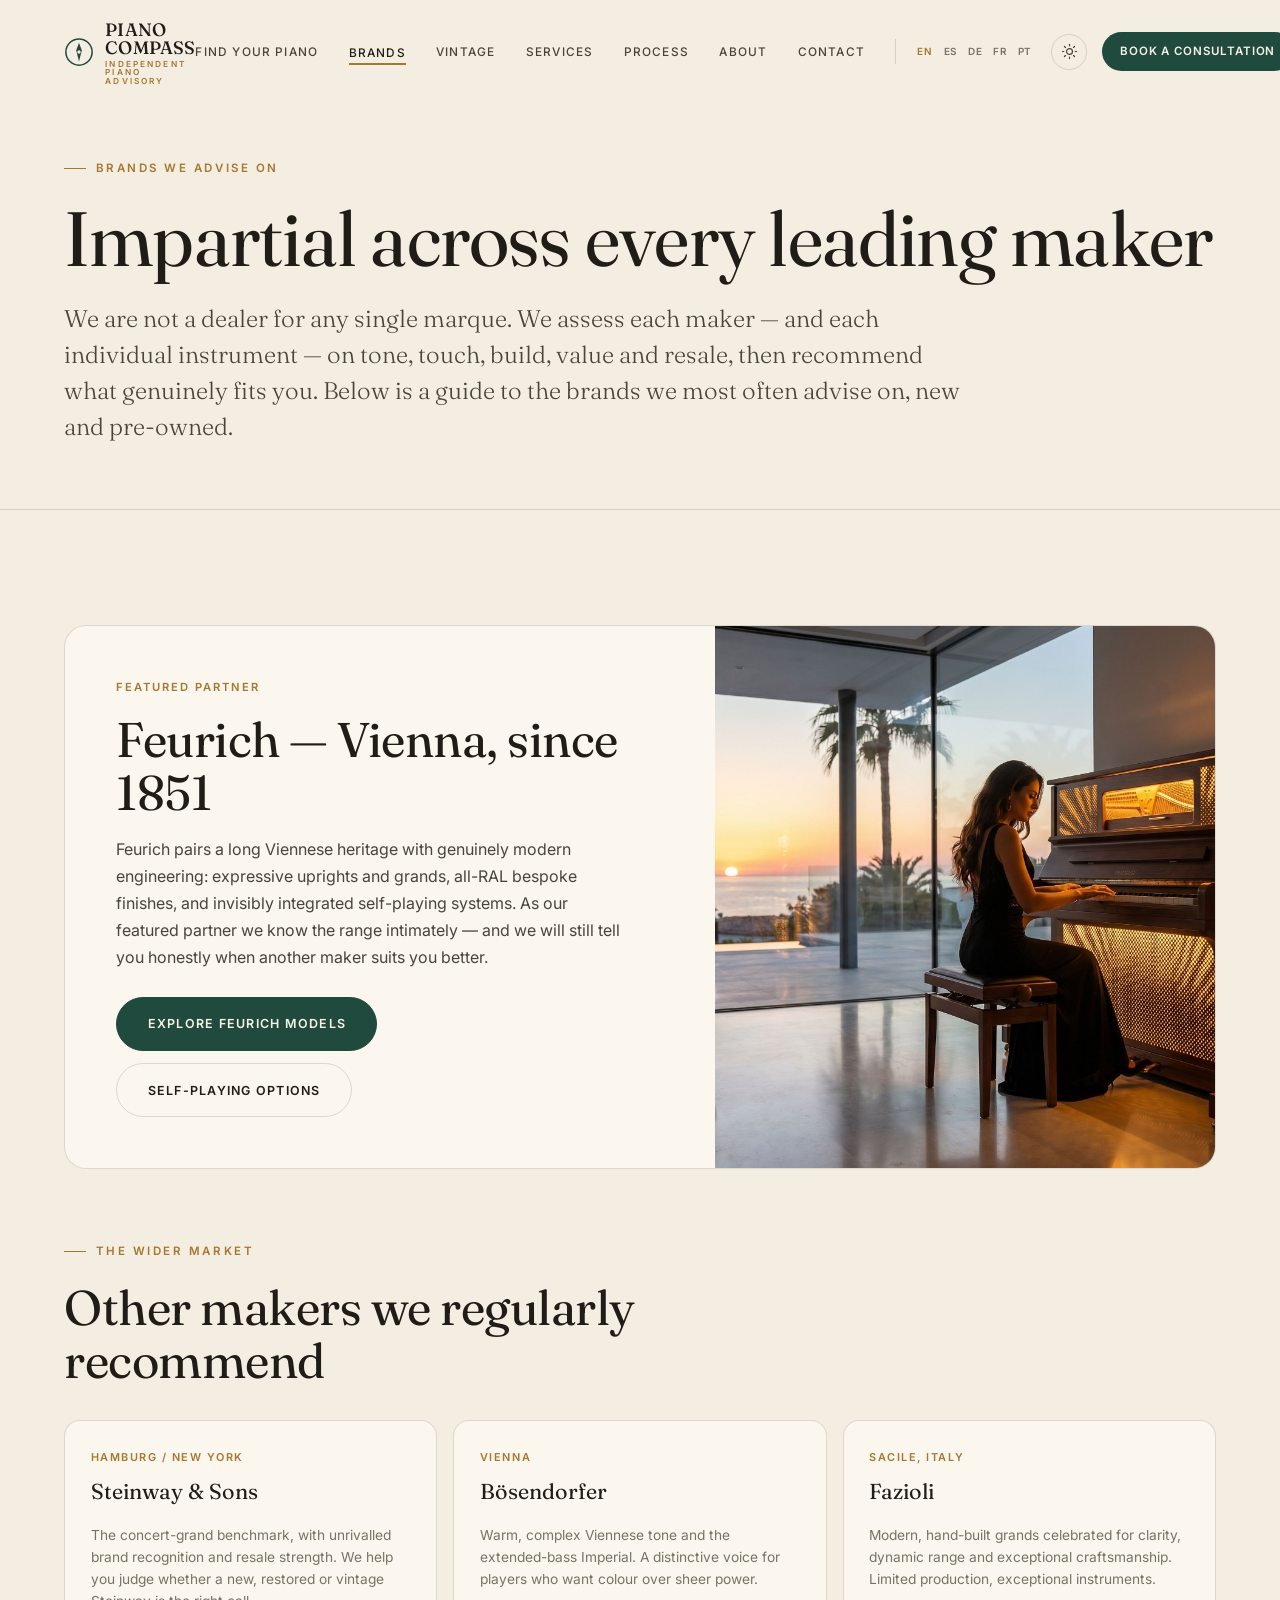
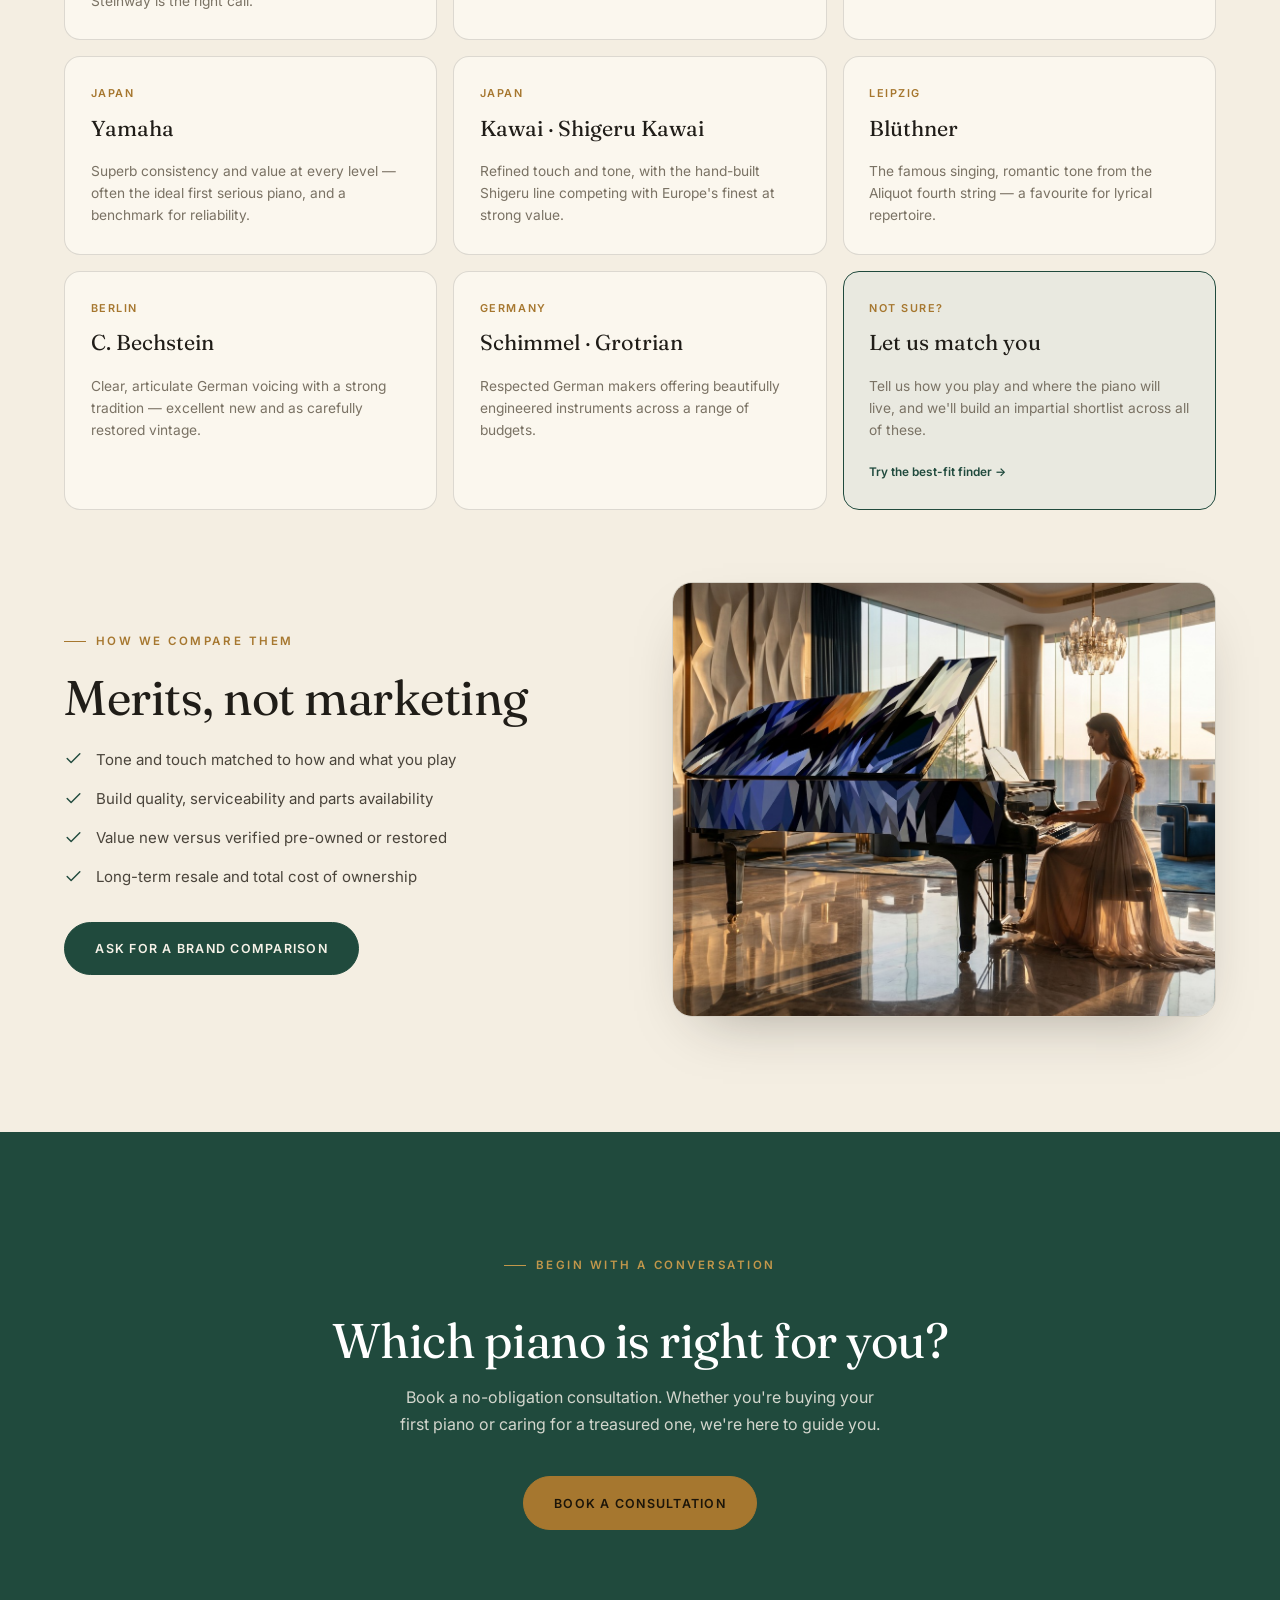
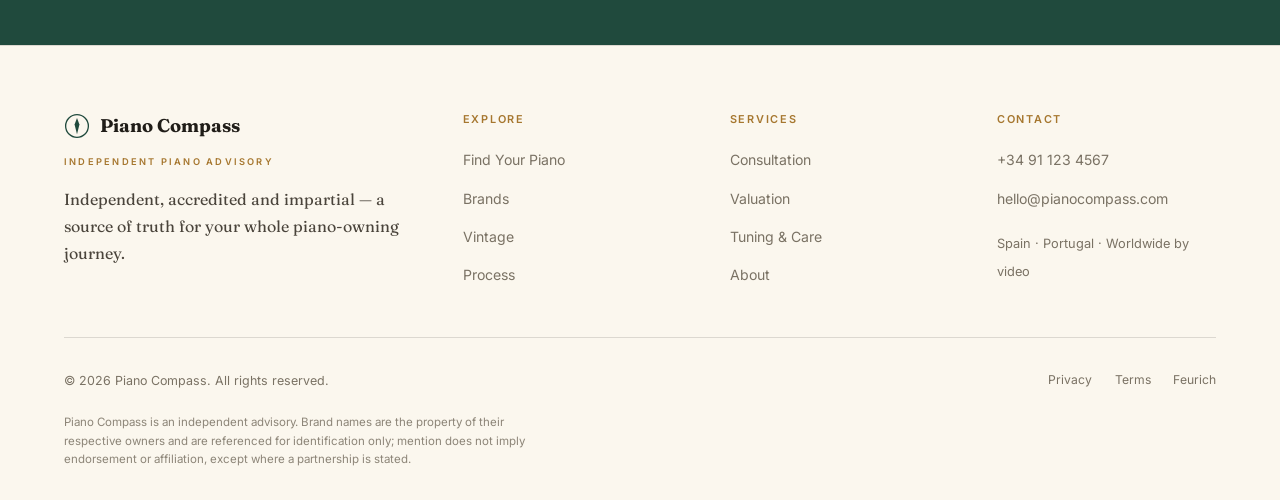
<file: brands.html>
<!DOCTYPE html>
<html lang="en">
<head>
  <meta charset="UTF-8">
  <meta name="viewport" content="width=device-width, initial-scale=1.0">
  <meta name="base-path" content="">
  <title>Brands We Advise On — Piano Compass</title>
  <meta name="description" content="Independent, impartial advice across every leading piano maker — Feurich, Steinway, Bösendorfer, Fazioli, Yamaha, Kawai, Blüthner, Bechstein and more — new and pre-owned.">
  <link rel="preconnect" href="https://fonts.googleapis.com">
  <link rel="preconnect" href="https://fonts.gstatic.com" crossorigin>
  <link href="https://fonts.googleapis.com/css2?family=Fraunces:ital,opsz,wght@0,9..144,300..600;1,9..144,300..500&family=Inter:wght@300;400;500;600&display=swap" rel="stylesheet">
  <script>try{var t=localStorage.getItem('fi_theme');if(t==='dark')document.documentElement.dataset.theme='dark';}catch(e){}</script>
  <link rel="stylesheet" href="css/style.css">
</head>
<body>
    <nav id="nav">
    <a href="index.html" class="nav__logo" aria-label="Piano Compass home">
      <svg class="nav__logo-mark" viewBox="0 0 32 32" fill="none" aria-hidden="true">
        <circle cx="16" cy="16" r="14" stroke="currentColor" stroke-width="1.6"/>
        <path d="M16 6l3 8-3 12-3-12 3-8z" fill="currentColor"/>
        <circle cx="16" cy="16" r="1.8" fill="var(--bg)"/>
      </svg>
      <span class="nav__logo-text"><b>Piano Compass</b><span>Independent Piano Advisory</span></span>
    </a>
    <button class="nav__toggle" id="nav-toggle" aria-expanded="false" aria-label="Menu">
      <span></span><span></span><span></span>
    </button>
    <div class="nav__menu" id="nav-menu">
      <a href="index.html#finder" class="nav__link" data-i18n="nav.findPiano">Find Your Piano</a>
      <div class="nav__dropdown">
        <a href="brands.html" class="nav__link active" data-i18n="nav.brands">Brands</a>
        <ul class="nav__dropdown-menu">
          <li><a href="brands.html" data-i18n="nav.allBrands">All Brands We Advise On</a></li>
          <li><a href="collection/luxury.html" data-i18n="nav.feurich">Feurich &mdash; Featured Partner</a></li>
          <li><a href="collection/grand-uprights.html" data-i18n="nav.grandUprights">Grands &amp; Uprights</a></li>
          <li><a href="collection/self-playing.html" data-i18n="nav.selfPlaying">Self-Playing Pianos</a></li>
          <li><a href="vintage.html" data-i18n="nav.vintage">Vintage &amp; Pre-Owned</a></li>
        </ul>
      </div>
      <a href="vintage.html" class="nav__link" data-i18n="nav.vintage">Vintage</a>
      <a href="services.html" class="nav__link" data-i18n="nav.services">Services</a>
      <a href="index.html#process" class="nav__link" data-i18n="nav.process">Process</a>
      <a href="about.html" class="nav__link" data-i18n="nav.about">About</a>
      <a href="contact.html" class="nav__link" data-i18n="nav.contact">Contact</a>
      <div class="nav__utils">
        <div class="nav__lang">
          <button data-lang="en">EN</button>
          <button data-lang="es">ES</button>
          <button data-lang="de">DE</button>
          <button data-lang="fr">FR</button>
          <button data-lang="pt">PT</button>
        </div>
        <button class="nav__theme" id="theme-toggle" type="button" aria-label="Toggle light or dark theme">
          <svg class="icon-sun" viewBox="0 0 24 24" fill="none" stroke="currentColor" stroke-width="1.7" stroke-linecap="round"><circle cx="12" cy="12" r="4.2"/><path d="M12 2v2M12 20v2M4.9 4.9l1.4 1.4M17.7 17.7l1.4 1.4M2 12h2M20 12h2M4.9 19.1l1.4-1.4M17.7 6.3l1.4-1.4"/></svg>
          <svg class="icon-moon" viewBox="0 0 24 24" fill="currentColor"><path d="M21 12.8A8.5 8.5 0 1 1 11.2 3a6.7 6.7 0 0 0 9.8 9.8z"/></svg>
        </button>
        <a href="contact.html" class="nav__book" data-i18n="nav.bookConsultation">Book a Consultation</a>
      </div>
    </div>
  </nav>

  <section class="sub-hero">
    <div class="container sub-hero__content">
      <p class="eyebrow" data-i18n="brandsPage.eyebrow">Brands we advise on</p>
      <h1 data-i18n="brandsPage.title">Impartial across every leading maker</h1>
      <p class="lead" style="margin-top:1.2rem;max-width:60ch" data-i18n="brandsPage.subtitle">We are not a dealer for any single marque. We assess each maker — and each individual instrument — on tone, touch, build, value and resale, then recommend what genuinely fits you. Below is a guide to the brands we most often advise on, new and pre-owned.</p>
    </div>
  </section>

  <section class="section">
    <div class="container">
      <div class="brand-hero" data-reveal>
        <div class="brand-hero__body">
          <span class="brand-hero__tag" data-i18n="brandsPage.featuredTag">Featured partner</span>
          <h2 data-i18n="brandsPage.feurichTitle">Feurich — Vienna, since 1851</h2>
          <p style="margin-top:1rem" data-i18n="brandsPage.feurichText">Feurich pairs a long Viennese heritage with genuinely modern engineering: expressive uprights and grands, all-RAL bespoke finishes, and invisibly integrated self-playing systems. As our featured partner we know the range intimately — and we will still tell you honestly when another maker suits you better.</p>
          <div style="margin-top:1.6rem;display:flex;gap:.8rem;flex-wrap:wrap">
            <a href="collection/grand-uprights.html" class="btn btn--gold" data-i18n="brandsPage.feurichCta">Explore Feurich models</a>
            <a href="collection/self-playing.html" class="btn btn--outline" data-i18n="brandsPage.feurichCta2">Self-playing options</a>
          </div>
        </div>
        <div class="brand-hero__media"><img src="images/self-playing-walnut.jpeg" alt="Feurich piano"></div>
      </div>

      <div class="section-head" style="margin-top:4rem" data-reveal>
        <p class="eyebrow" data-i18n="brandsPage.allEyebrow">The wider market</p>
        <h2 data-i18n="brandsPage.allTitle">Other makers we regularly recommend</h2>
      </div>

      <div class="brands-grid" style="margin-top:2rem">
        <div class="brand-tile" data-reveal>
          <span class="brand-tile__origin">Hamburg / New York</span>
          <span class="brand-tile__name">Steinway &amp; Sons</span>
          <p data-i18n="brandsPage.steinway">The concert-grand benchmark, with unrivalled brand recognition and resale strength. We help you judge whether a new, restored or vintage Steinway is the right call.</p>
        </div>
        <div class="brand-tile" data-reveal data-reveal-delay="1">
          <span class="brand-tile__origin">Vienna</span>
          <span class="brand-tile__name">Bösendorfer</span>
          <p data-i18n="brandsPage.bosendorfer">Warm, complex Viennese tone and the extended-bass Imperial. A distinctive voice for players who want colour over sheer power.</p>
        </div>
        <div class="brand-tile" data-reveal data-reveal-delay="2">
          <span class="brand-tile__origin">Sacile, Italy</span>
          <span class="brand-tile__name">Fazioli</span>
          <p data-i18n="brandsPage.fazioli">Modern, hand-built grands celebrated for clarity, dynamic range and exceptional craftsmanship. Limited production, exceptional instruments.</p>
        </div>
        <div class="brand-tile" data-reveal>
          <span class="brand-tile__origin">Japan</span>
          <span class="brand-tile__name">Yamaha</span>
          <p data-i18n="brandsPage.yamaha">Superb consistency and value at every level — often the ideal first serious piano, and a benchmark for reliability.</p>
        </div>
        <div class="brand-tile" data-reveal data-reveal-delay="1">
          <span class="brand-tile__origin">Japan</span>
          <span class="brand-tile__name">Kawai · Shigeru Kawai</span>
          <p data-i18n="brandsPage.kawai">Refined touch and tone, with the hand-built Shigeru line competing with Europe's finest at strong value.</p>
        </div>
        <div class="brand-tile" data-reveal data-reveal-delay="2">
          <span class="brand-tile__origin">Leipzig</span>
          <span class="brand-tile__name">Blüthner</span>
          <p data-i18n="brandsPage.bluthner">The famous singing, romantic tone from the Aliquot fourth string — a favourite for lyrical repertoire.</p>
        </div>
        <div class="brand-tile" data-reveal>
          <span class="brand-tile__origin">Berlin</span>
          <span class="brand-tile__name">C. Bechstein</span>
          <p data-i18n="brandsPage.bechstein">Clear, articulate German voicing with a strong tradition — excellent new and as carefully restored vintage.</p>
        </div>
        <div class="brand-tile" data-reveal data-reveal-delay="1">
          <span class="brand-tile__origin">Germany</span>
          <span class="brand-tile__name">Schimmel · Grotrian</span>
          <p data-i18n="brandsPage.schimmel">Respected German makers offering beautifully engineered instruments across a range of budgets.</p>
        </div>
        <div class="brand-tile brand-tile--featured" data-reveal data-reveal-delay="2">
          <span class="brand-tile__origin" data-i18n="brandsPage.notSureTag">Not sure?</span>
          <span class="brand-tile__name" data-i18n="brandsPage.notSureName">Let us match you</span>
          <p data-i18n="brandsPage.notSureText">Tell us how you play and where the piano will live, and we'll build an impartial shortlist across all of these.</p>
          <span class="brand-tile__note"><a href="index.html#finder" data-i18n="brandsPage.notSureCta">Try the best-fit finder →</a></span>
        </div>
      </div>

      <div class="split" style="margin-top:4.5rem">
        <div class="split__content" data-reveal="left">
          <p class="eyebrow" data-i18n="brandsPage.howEyebrow">How we compare them</p>
          <h2 data-i18n="brandsPage.howTitle">Merits, not marketing</h2>
          <ul class="checklist" style="margin-top:1.4rem">
            <li><svg viewBox="0 0 24 24" fill="none" stroke="currentColor" stroke-width="1.8" stroke-linecap="round" stroke-linejoin="round"><path d="M20 6L9 17l-5-5"/></svg><span data-i18n="brandsPage.h1">Tone and touch matched to how and what you play</span></li>
            <li><svg viewBox="0 0 24 24" fill="none" stroke="currentColor" stroke-width="1.8" stroke-linecap="round" stroke-linejoin="round"><path d="M20 6L9 17l-5-5"/></svg><span data-i18n="brandsPage.h2">Build quality, serviceability and parts availability</span></li>
            <li><svg viewBox="0 0 24 24" fill="none" stroke="currentColor" stroke-width="1.8" stroke-linecap="round" stroke-linejoin="round"><path d="M20 6L9 17l-5-5"/></svg><span data-i18n="brandsPage.h3">Value new versus verified pre-owned or restored</span></li>
            <li><svg viewBox="0 0 24 24" fill="none" stroke="currentColor" stroke-width="1.8" stroke-linecap="round" stroke-linejoin="round"><path d="M20 6L9 17l-5-5"/></svg><span data-i18n="brandsPage.h4">Long-term resale and total cost of ownership</span></li>
          </ul>
          <a href="contact.html" class="btn btn--gold" data-i18n="brandsPage.howCta">Ask for a brand comparison</a>
        </div>
        <div class="split__media" data-reveal="right"><img src="images/luxury-grand-blue.jpeg" alt="Grand pianos compared"></div>
      </div>
    </div>
  </section>

  <section class="contact-cta">
    <div class="container">
      <p class="eyebrow eyebrow--center" data-i18n="contactCta.eyebrow">Begin with a conversation</p>
      <h2 data-i18n="brandsPage.ctaTitle">Which piano is right for you?</h2>
      <p data-i18n="contactCta.subtitle">Book a no-obligation consultation and we'll compare the makers that genuinely fit your playing, space and budget.</p>
      <a href="contact.html" class="btn btn--brass" data-i18n="contactCta.cta">Book a consultation</a>
    </div>
  </section>

    <footer>
    <div class="container">
      <div class="footer__grid">
        <div class="footer__brand">
          <div class="footer__brand-logo">
            <svg viewBox="0 0 32 32" fill="none" aria-hidden="true"><circle cx="16" cy="16" r="14" stroke="currentColor" stroke-width="1.6"/><path d="M16 6l3 8-3 12-3-12 3-8z" fill="currentColor"/></svg>
            <b>Piano Compass</b>
          </div>
          <div class="footer__brand-sub" data-i18n="footer.sub">Independent Piano Advisory</div>
          <p class="footer__tagline" data-i18n="footer.tagline">Independent, accredited and impartial &mdash; a source of truth for your whole piano-owning journey.</p>
        </div>
        <div>
          <p class="footer__col-title" data-i18n="footer.explore">Explore</p>
          <ul class="footer__links">
            <li><a href="index.html#finder" data-i18n="nav.findPiano">Find Your Piano</a></li>
            <li><a href="brands.html" data-i18n="nav.brands">Brands</a></li>
            <li><a href="vintage.html" data-i18n="nav.vintage">Vintage</a></li>
            <li><a href="index.html#process" data-i18n="nav.process">Our Process</a></li>
          </ul>
        </div>
        <div>
          <p class="footer__col-title" data-i18n="nav.services">Services</p>
          <ul class="footer__links">
            <li><a href="services.html" data-i18n="footer.consultation">Consultation</a></li>
            <li><a href="services.html" data-i18n="footer.valuation">Valuation</a></li>
            <li><a href="services.html" data-i18n="footer.care">Tuning &amp; Care</a></li>
            <li><a href="about.html" data-i18n="nav.about">About</a></li>
          </ul>
        </div>
        <div>
          <p class="footer__col-title" data-i18n="footer.contactTitle">Contact</p>
          <ul class="footer__links">
            <li><a href="tel:+34911234567">+34 91 123 4567</a></li>
            <li><a href="mailto:hello@pianocompass.com">hello@pianocompass.com</a></li>
            <li style="margin-top:.4rem"><span style="font-size:.8rem;color:var(--muted)" data-i18n="footer.region">Spain &middot; Portugal &middot; Worldwide by video</span></li>
          </ul>
        </div>
      </div>
      <div class="footer__bottom">
        <p class="footer__copyright" data-i18n="footer.copyright">&copy; 2026 Piano Compass. All rights reserved.</p>
        <div class="footer__legal">
          <a href="#" data-i18n="footer.privacy">Privacy</a>
          <a href="#" data-i18n="footer.terms">Terms</a>
          <a href="https://feurich.com" target="_blank" rel="noopener" data-i18n="footer.feurich">Feurich</a>
        </div>
      </div>
      <p class="footer__disclaimer" data-i18n="footer.disclaimer">Piano Compass is an independent advisory. Brand names are the property of their respective owners and are referenced for identification only; mention does not imply endorsement or affiliation, except where a partnership is stated.</p>
    </div>
  </footer>

  <script src="js/i18n.js"></script>
  <script src="js/main.js"></script>
  <script src="js/theme.js"></script>
</body>
</html>
</file>
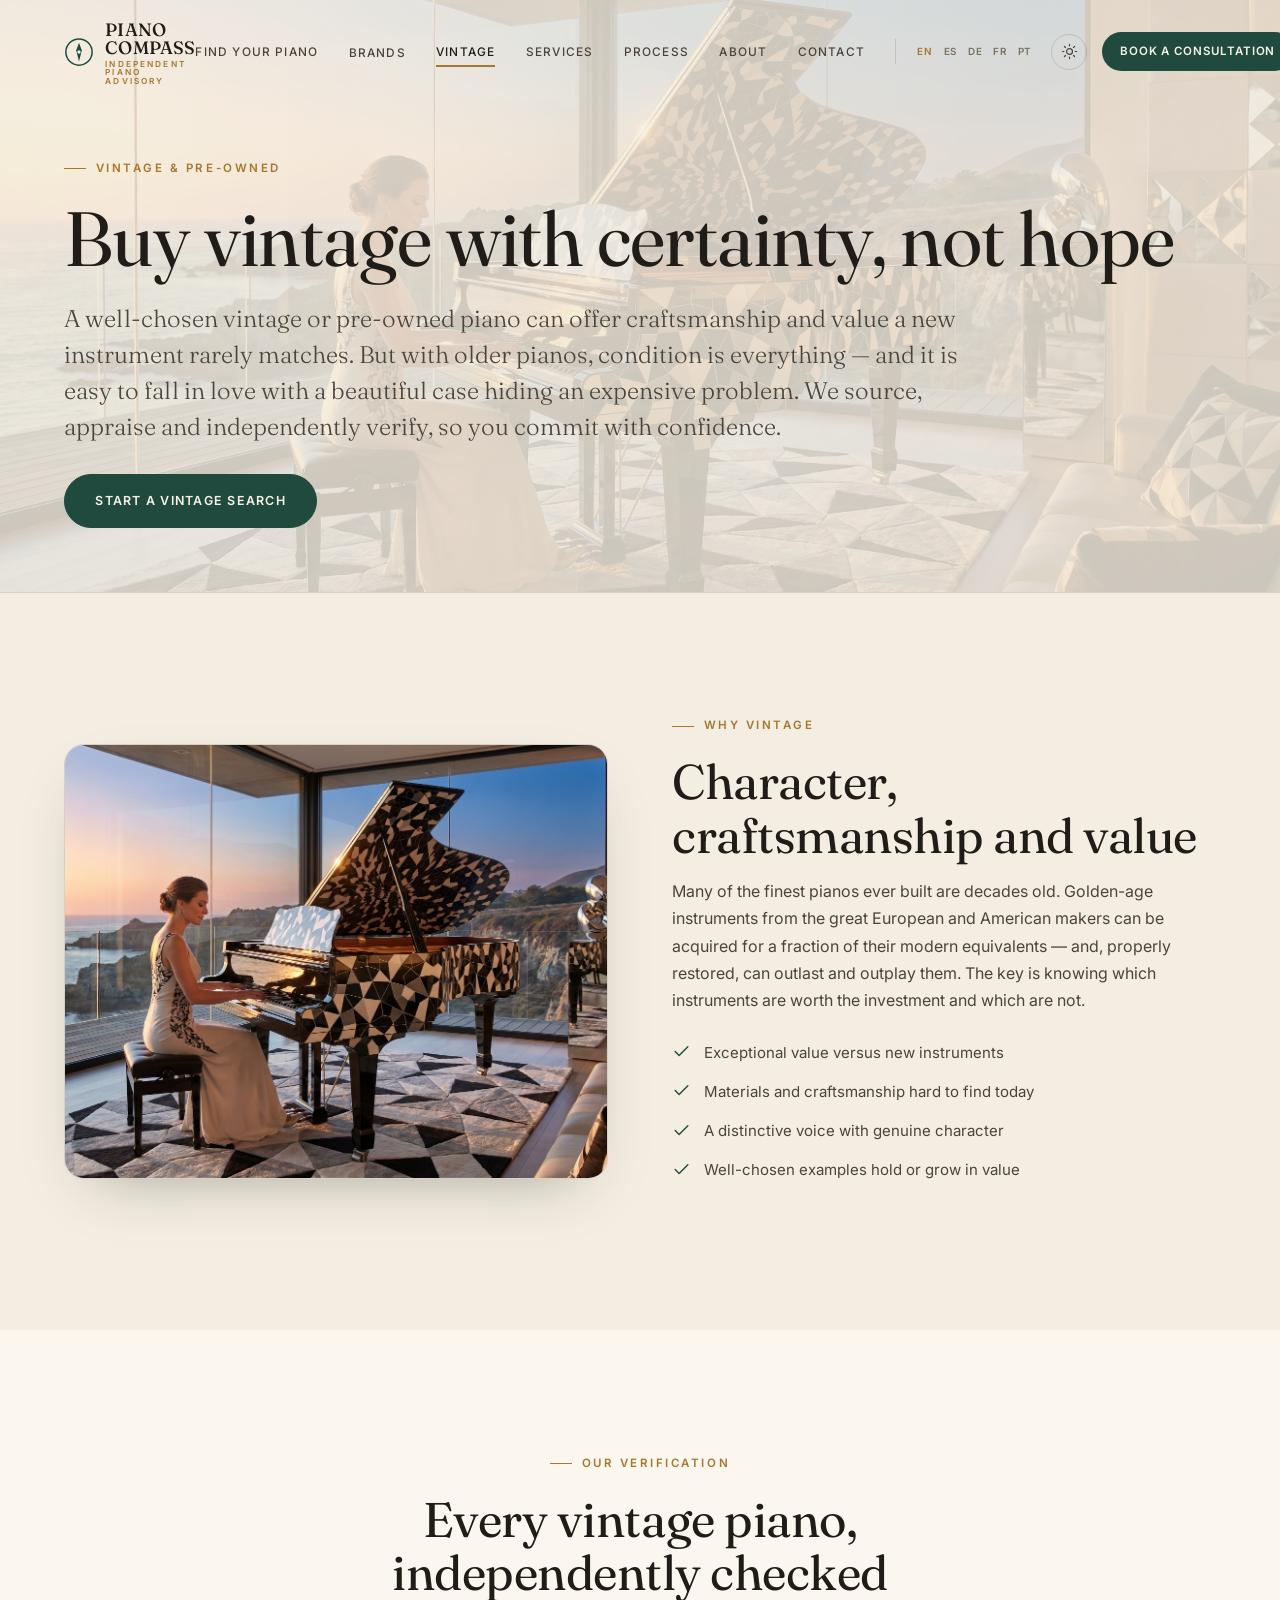
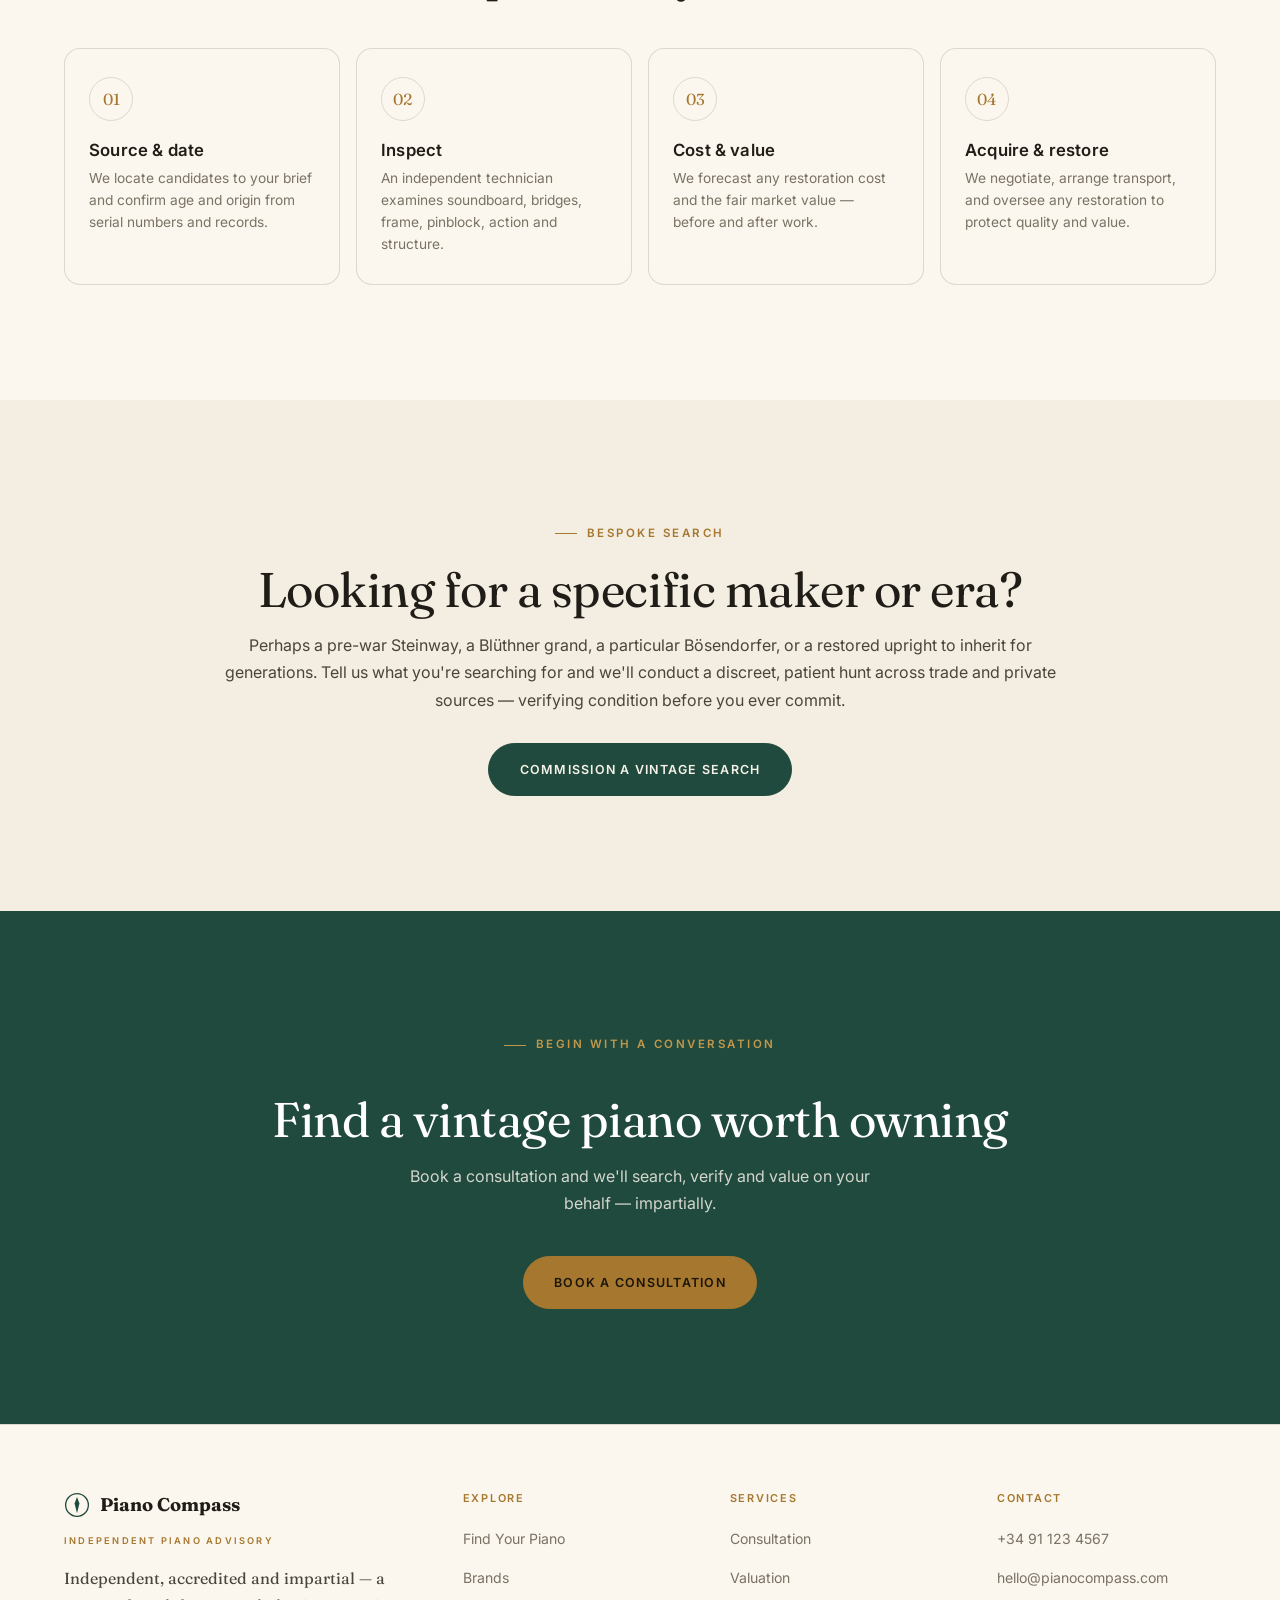
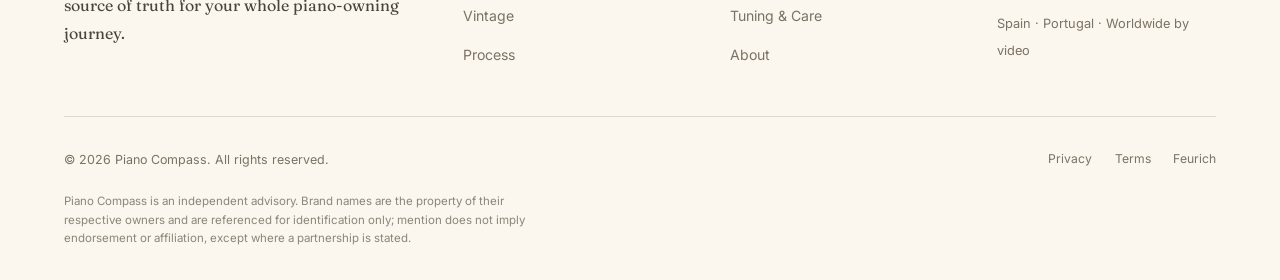
<file: vintage.html>
<!DOCTYPE html>
<html lang="en">
<head>
  <meta charset="UTF-8">
  <meta name="viewport" content="width=device-width, initial-scale=1.0">
  <meta name="base-path" content="">
  <title>Vintage &amp; Pre-Owned Piano Sourcing — Piano Compass</title>
  <meta name="description" content="Independent sourcing, appraisal and verification of vintage and pre-owned pianos. Buy with certainty: provenance, inspection, honest restoration costs and value forecasts.">
  <link rel="preconnect" href="https://fonts.googleapis.com">
  <link rel="preconnect" href="https://fonts.gstatic.com" crossorigin>
  <link href="https://fonts.googleapis.com/css2?family=Fraunces:ital,opsz,wght@0,9..144,300..600;1,9..144,300..500&family=Inter:wght@300;400;500;600&display=swap" rel="stylesheet">
  <script>try{var t=localStorage.getItem('fi_theme');if(t==='dark')document.documentElement.dataset.theme='dark';}catch(e){}</script>
  <link rel="stylesheet" href="css/style.css">
</head>
<body>
    <nav id="nav">
    <a href="index.html" class="nav__logo" aria-label="Piano Compass home">
      <svg class="nav__logo-mark" viewBox="0 0 32 32" fill="none" aria-hidden="true">
        <circle cx="16" cy="16" r="14" stroke="currentColor" stroke-width="1.6"/>
        <path d="M16 6l3 8-3 12-3-12 3-8z" fill="currentColor"/>
        <circle cx="16" cy="16" r="1.8" fill="var(--bg)"/>
      </svg>
      <span class="nav__logo-text"><b>Piano Compass</b><span>Independent Piano Advisory</span></span>
    </a>
    <button class="nav__toggle" id="nav-toggle" aria-expanded="false" aria-label="Menu">
      <span></span><span></span><span></span>
    </button>
    <div class="nav__menu" id="nav-menu">
      <a href="index.html#finder" class="nav__link" data-i18n="nav.findPiano">Find Your Piano</a>
      <div class="nav__dropdown">
        <a href="brands.html" class="nav__link" data-i18n="nav.brands">Brands</a>
        <ul class="nav__dropdown-menu">
          <li><a href="brands.html" data-i18n="nav.allBrands">All Brands We Advise On</a></li>
          <li><a href="collection/luxury.html" data-i18n="nav.feurich">Feurich &mdash; Featured Partner</a></li>
          <li><a href="collection/grand-uprights.html" data-i18n="nav.grandUprights">Grands &amp; Uprights</a></li>
          <li><a href="collection/self-playing.html" data-i18n="nav.selfPlaying">Self-Playing Pianos</a></li>
          <li><a href="vintage.html" data-i18n="nav.vintage">Vintage &amp; Pre-Owned</a></li>
        </ul>
      </div>
      <a href="vintage.html" class="nav__link active" data-i18n="nav.vintage">Vintage</a>
      <a href="services.html" class="nav__link" data-i18n="nav.services">Services</a>
      <a href="index.html#process" class="nav__link" data-i18n="nav.process">Process</a>
      <a href="about.html" class="nav__link" data-i18n="nav.about">About</a>
      <a href="contact.html" class="nav__link" data-i18n="nav.contact">Contact</a>
      <div class="nav__utils">
        <div class="nav__lang">
          <button data-lang="en">EN</button>
          <button data-lang="es">ES</button>
          <button data-lang="de">DE</button>
          <button data-lang="fr">FR</button>
          <button data-lang="pt">PT</button>
        </div>
        <button class="nav__theme" id="theme-toggle" type="button" aria-label="Toggle light or dark theme">
          <svg class="icon-sun" viewBox="0 0 24 24" fill="none" stroke="currentColor" stroke-width="1.7" stroke-linecap="round"><circle cx="12" cy="12" r="4.2"/><path d="M12 2v2M12 20v2M4.9 4.9l1.4 1.4M17.7 17.7l1.4 1.4M2 12h2M20 12h2M4.9 19.1l1.4-1.4M17.7 6.3l1.4-1.4"/></svg>
          <svg class="icon-moon" viewBox="0 0 24 24" fill="currentColor"><path d="M21 12.8A8.5 8.5 0 1 1 11.2 3a6.7 6.7 0 0 0 9.8 9.8z"/></svg>
        </button>
        <a href="contact.html" class="nav__book" data-i18n="nav.bookConsultation">Book a Consultation</a>
      </div>
    </div>
  </nav>

  <section class="sub-hero sub-hero--custom">
    <div class="sub-hero__bg"></div>
    <div class="container sub-hero__content">
      <p class="eyebrow" data-i18n="vintagePage.eyebrow">Vintage &amp; pre-owned</p>
      <h1 data-i18n="vintagePage.title">Buy vintage with certainty, not hope</h1>
      <p class="lead" style="margin-top:1.2rem;max-width:60ch" data-i18n="vintagePage.subtitle">A well-chosen vintage or pre-owned piano can offer craftsmanship and value a new instrument rarely matches. But with older pianos, condition is everything — and it is easy to fall in love with a beautiful case hiding an expensive problem. We source, appraise and independently verify, so you commit with confidence.</p>
      <a href="contact.html" class="btn btn--gold" style="margin-top:1.8rem" data-i18n="vintagePage.cta">Start a vintage search</a>
    </div>
  </section>

  <section class="section">
    <div class="container">
      <div class="split">
        <div class="split__content" data-reveal="left">
          <p class="eyebrow" data-i18n="vintagePage.whyEyebrow">Why vintage</p>
          <h2 data-i18n="vintagePage.whyTitle">Character, craftsmanship and value</h2>
          <p style="margin-top:1rem" data-i18n="vintagePage.whyText">Many of the finest pianos ever built are decades old. Golden-age instruments from the great European and American makers can be acquired for a fraction of their modern equivalents — and, properly restored, can outlast and outplay them. The key is knowing which instruments are worth the investment and which are not.</p>
          <ul class="checklist">
            <li><svg viewBox="0 0 24 24" fill="none" stroke="currentColor" stroke-width="1.8" stroke-linecap="round" stroke-linejoin="round"><path d="M20 6L9 17l-5-5"/></svg><span data-i18n="vintagePage.w1">Exceptional value versus new instruments</span></li>
            <li><svg viewBox="0 0 24 24" fill="none" stroke="currentColor" stroke-width="1.8" stroke-linecap="round" stroke-linejoin="round"><path d="M20 6L9 17l-5-5"/></svg><span data-i18n="vintagePage.w2">Materials and craftsmanship hard to find today</span></li>
            <li><svg viewBox="0 0 24 24" fill="none" stroke="currentColor" stroke-width="1.8" stroke-linecap="round" stroke-linejoin="round"><path d="M20 6L9 17l-5-5"/></svg><span data-i18n="vintagePage.w3">A distinctive voice with genuine character</span></li>
            <li><svg viewBox="0 0 24 24" fill="none" stroke="currentColor" stroke-width="1.8" stroke-linecap="round" stroke-linejoin="round"><path d="M20 6L9 17l-5-5"/></svg><span data-i18n="vintagePage.w4">Well-chosen examples hold or grow in value</span></li>
          </ul>
        </div>
        <div class="split__media split__media--reverse" data-reveal="right"><img src="images/custom-grand-mosaic.jpeg" alt="A vintage grand piano"></div>
      </div>
    </div>
  </section>

  <section class="section section--tint">
    <div class="container">
      <div class="section-head section-head--center" data-reveal>
        <p class="eyebrow eyebrow--center" data-i18n="vintagePage.processEyebrow">Our verification</p>
        <h2 data-i18n="vintagePage.processTitle">Every vintage piano, independently checked</h2>
      </div>
      <div class="process__grid" style="margin-top:3rem">
        <div class="process-step" data-reveal>
          <span class="process-step__num">01</span>
          <h4 data-i18n="vintagePage.p1Title">Source &amp; date</h4>
          <p data-i18n="vintagePage.p1Desc">We locate candidates to your brief and confirm age and origin from serial numbers and records.</p>
        </div>
        <div class="process-step" data-reveal data-reveal-delay="1">
          <span class="process-step__num">02</span>
          <h4 data-i18n="vintagePage.p2Title">Inspect</h4>
          <p data-i18n="vintagePage.p2Desc">An independent technician examines soundboard, bridges, frame, pinblock, action and structure.</p>
        </div>
        <div class="process-step" data-reveal data-reveal-delay="2">
          <span class="process-step__num">03</span>
          <h4 data-i18n="vintagePage.p3Title">Cost &amp; value</h4>
          <p data-i18n="vintagePage.p3Desc">We forecast any restoration cost and the fair market value — before and after work.</p>
        </div>
        <div class="process-step" data-reveal data-reveal-delay="3">
          <span class="process-step__num">04</span>
          <h4 data-i18n="vintagePage.p4Title">Acquire &amp; restore</h4>
          <p data-i18n="vintagePage.p4Desc">We negotiate, arrange transport, and oversee any restoration to protect quality and value.</p>
        </div>
      </div>
    </div>
  </section>

  <section class="section">
    <div class="container container--narrow" style="text-align:center">
      <p class="eyebrow eyebrow--center" data-reveal data-i18n="vintagePage.bespokeEyebrow">Bespoke search</p>
      <h2 data-reveal data-i18n="vintagePage.bespokeTitle">Looking for a specific maker or era?</h2>
      <p data-reveal style="margin-top:1rem" data-i18n="vintagePage.bespokeText">Perhaps a pre-war Steinway, a Blüthner grand, a particular Bösendorfer, or a restored upright to inherit for generations. Tell us what you're searching for and we'll conduct a discreet, patient hunt across trade and private sources — verifying condition before you ever commit.</p>
      <a href="contact.html" class="btn btn--gold" style="margin-top:1.8rem" data-reveal data-i18n="vintagePage.bespokeCta">Commission a vintage search</a>
    </div>
  </section>

  <section class="contact-cta">
    <div class="container">
      <p class="eyebrow eyebrow--center" data-i18n="contactCta.eyebrow">Begin with a conversation</p>
      <h2 data-i18n="vintagePage.ctaTitle">Find a vintage piano worth owning</h2>
      <p data-i18n="vintagePage.ctaSubtitle">Book a consultation and we'll search, verify and value on your behalf — impartially.</p>
      <a href="contact.html" class="btn btn--brass" data-i18n="contactCta.cta">Book a consultation</a>
    </div>
  </section>

    <footer>
    <div class="container">
      <div class="footer__grid">
        <div class="footer__brand">
          <div class="footer__brand-logo">
            <svg viewBox="0 0 32 32" fill="none" aria-hidden="true"><circle cx="16" cy="16" r="14" stroke="currentColor" stroke-width="1.6"/><path d="M16 6l3 8-3 12-3-12 3-8z" fill="currentColor"/></svg>
            <b>Piano Compass</b>
          </div>
          <div class="footer__brand-sub" data-i18n="footer.sub">Independent Piano Advisory</div>
          <p class="footer__tagline" data-i18n="footer.tagline">Independent, accredited and impartial &mdash; a source of truth for your whole piano-owning journey.</p>
        </div>
        <div>
          <p class="footer__col-title" data-i18n="footer.explore">Explore</p>
          <ul class="footer__links">
            <li><a href="index.html#finder" data-i18n="nav.findPiano">Find Your Piano</a></li>
            <li><a href="brands.html" data-i18n="nav.brands">Brands</a></li>
            <li><a href="vintage.html" data-i18n="nav.vintage">Vintage</a></li>
            <li><a href="index.html#process" data-i18n="nav.process">Our Process</a></li>
          </ul>
        </div>
        <div>
          <p class="footer__col-title" data-i18n="nav.services">Services</p>
          <ul class="footer__links">
            <li><a href="services.html" data-i18n="footer.consultation">Consultation</a></li>
            <li><a href="services.html" data-i18n="footer.valuation">Valuation</a></li>
            <li><a href="services.html" data-i18n="footer.care">Tuning &amp; Care</a></li>
            <li><a href="about.html" data-i18n="nav.about">About</a></li>
          </ul>
        </div>
        <div>
          <p class="footer__col-title" data-i18n="footer.contactTitle">Contact</p>
          <ul class="footer__links">
            <li><a href="tel:+34911234567">+34 91 123 4567</a></li>
            <li><a href="mailto:hello@pianocompass.com">hello@pianocompass.com</a></li>
            <li style="margin-top:.4rem"><span style="font-size:.8rem;color:var(--muted)" data-i18n="footer.region">Spain &middot; Portugal &middot; Worldwide by video</span></li>
          </ul>
        </div>
      </div>
      <div class="footer__bottom">
        <p class="footer__copyright" data-i18n="footer.copyright">&copy; 2026 Piano Compass. All rights reserved.</p>
        <div class="footer__legal">
          <a href="#" data-i18n="footer.privacy">Privacy</a>
          <a href="#" data-i18n="footer.terms">Terms</a>
          <a href="https://feurich.com" target="_blank" rel="noopener" data-i18n="footer.feurich">Feurich</a>
        </div>
      </div>
      <p class="footer__disclaimer" data-i18n="footer.disclaimer">Piano Compass is an independent advisory. Brand names are the property of their respective owners and are referenced for identification only; mention does not imply endorsement or affiliation, except where a partnership is stated.</p>
    </div>
  </footer>

  <script src="js/i18n.js"></script>
  <script src="js/main.js"></script>
  <script src="js/theme.js"></script>
</body>
</html>
</file>
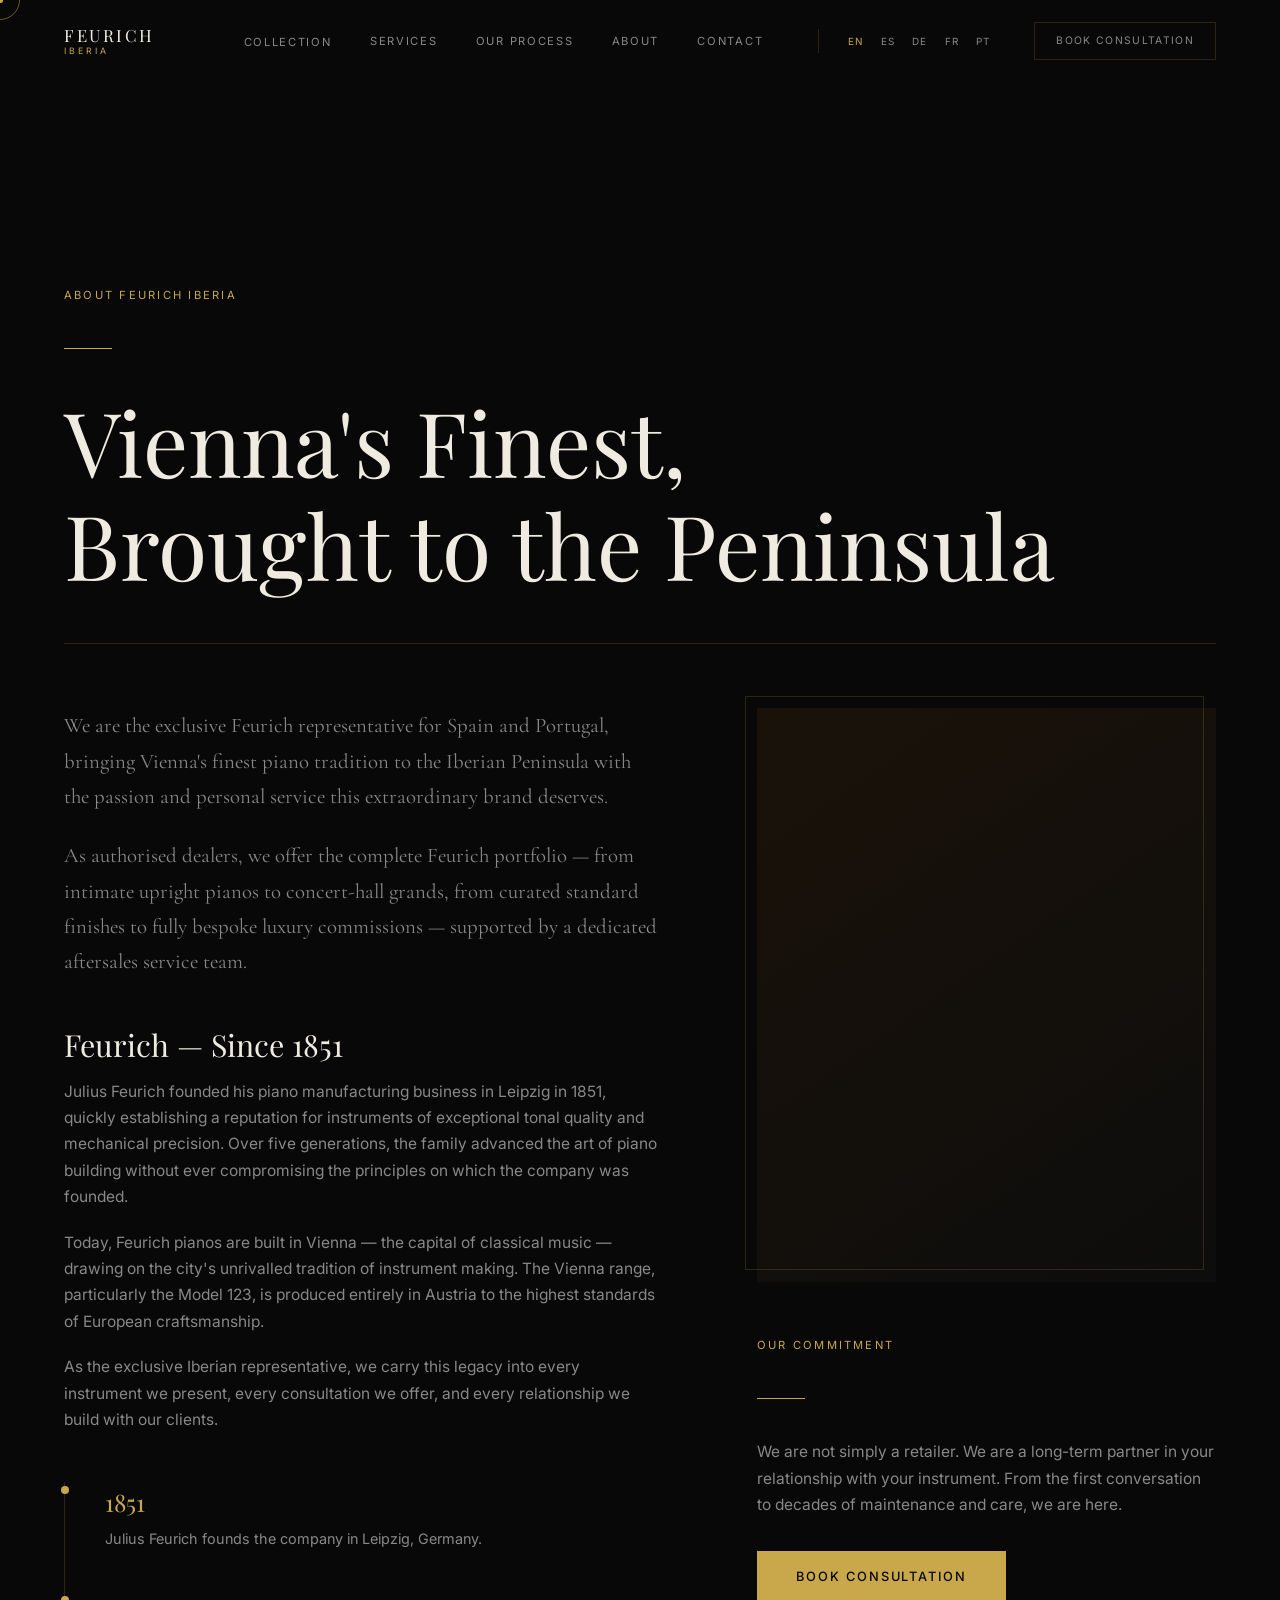
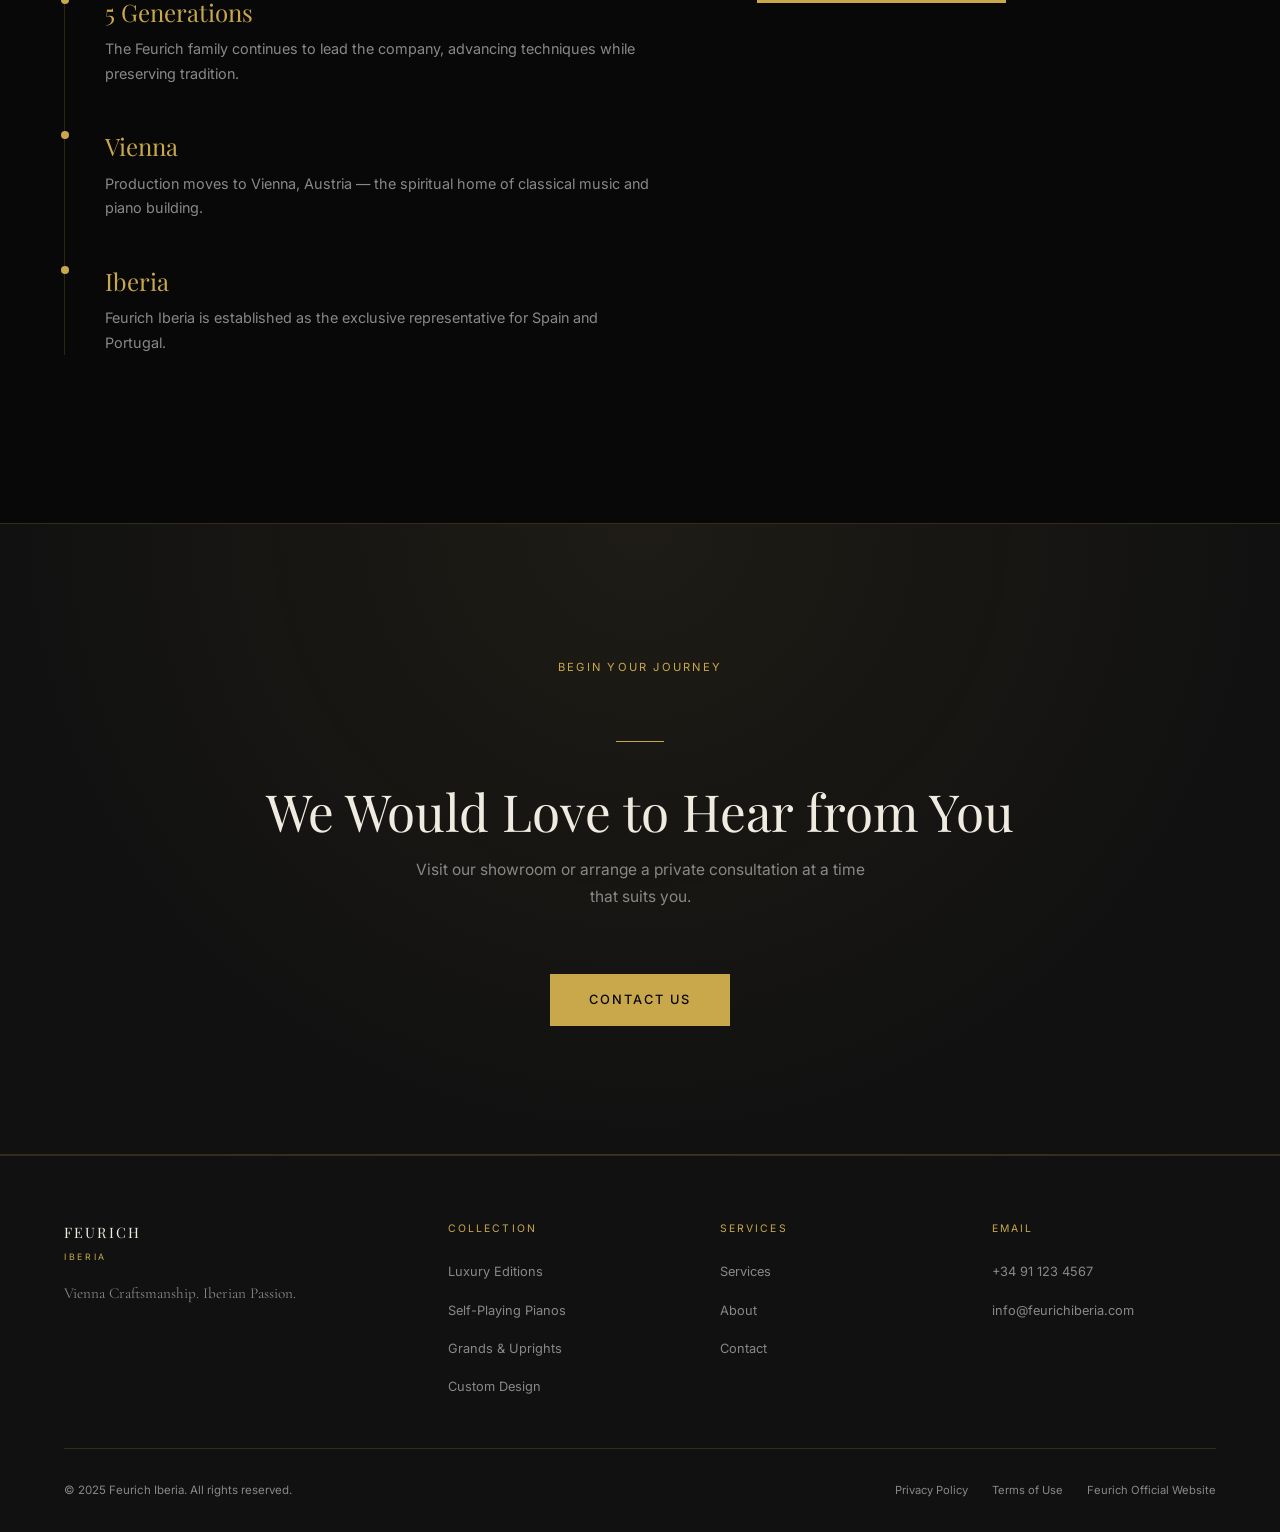
<file: feurichspain-site/about.html>
<!DOCTYPE html>
<html lang="en">
<head>
  <meta charset="UTF-8">
  <meta name="viewport" content="width=device-width, initial-scale=1.0">
  <meta name="base-path" content="">
  <title>About — Feurich Iberia</title>
  <meta name="description" content="Feurich Iberia — the exclusive Feurich piano representative for Spain and Portugal. Vienna craftsmanship. Iberian passion.">
  <link rel="preconnect" href="https://fonts.googleapis.com">
  <link rel="preconnect" href="https://fonts.gstatic.com" crossorigin>
  <link href="https://fonts.googleapis.com/css2?family=Cormorant+Garamond:ital,wght@0,300;0,400;0,500;1,300;1,400&family=Inter:wght@300;400;500&family=Playfair+Display:ital,wght@0,400;0,500;1,400&display=swap" rel="stylesheet">
  <link rel="stylesheet" href="css/style.css">
  <style>
    .about-timeline { border-left: 1px solid var(--border); padding-left: 2.5rem; margin-top: 3rem; }
    .timeline-entry { position: relative; margin-bottom: 2.5rem; }
    .timeline-entry::before {
      content: '';
      position: absolute;
      left: -2.5rem;
      top: .3rem;
      width: 8px;
      height: 8px;
      border-radius: 50%;
      background: var(--gold);
      transform: translateX(-50%);
    }
    .timeline-year { font-family: var(--serif); font-size: 1.5rem; color: var(--gold); margin-bottom: .3rem; }
    .timeline-entry p { font-size: .9rem; }
  </style>
</head>
<body>

  <nav id="nav">
    <a href="index.html" class="nav__logo">Feurich<span>Iberia</span></a>
    <button class="nav__toggle" id="nav-toggle" aria-expanded="false" aria-label="Menu">
      <span></span><span></span><span></span>
    </button>
    <div class="nav__menu" id="nav-menu">
      <div class="nav__dropdown">
        <a href="index.html#collection" class="nav__link" data-i18n="nav.collection">Collection</a>
        <ul class="nav__dropdown-menu">
          <li><a href="collection/luxury.html" data-i18n="nav.luxury"></a></li>
          <li><a href="collection/self-playing.html" data-i18n="nav.selfPlaying"></a></li>
          <li><a href="collection/grand-uprights.html" data-i18n="nav.grandUprights"></a></li>
          <li><a href="collection/custom-design.html" data-i18n="nav.customDesign"></a></li>
        </ul>
      </div>
      <a href="index.html#services" class="nav__link" data-i18n="nav.services"></a>
      <a href="index.html#journey" class="nav__link" data-i18n="nav.journey"></a>
      <a href="about.html" class="nav__link nav__link--active" data-i18n="nav.about"></a>
      <a href="contact.html" class="nav__link" data-i18n="nav.contact"></a>
      <div class="nav__lang">
        <button data-lang="en">EN</button>
        <button data-lang="es">ES</button>
        <button data-lang="de">DE</button>
        <button data-lang="fr">FR</button>
        <button data-lang="pt">PT</button>
      </div>
      <a href="contact.html" class="nav__book" data-i18n="nav.bookConsultation"></a>
    </div>
  </nav>

  <main class="about-page section">
    <div class="container">
      <div class="page-header" data-reveal>
        <p class="eyebrow" data-i18n="about.eyebrow"></p>
        <div class="gold-rule"></div>
        <h1 data-i18n="about.title"></h1>
      </div>

      <div style="display:grid;grid-template-columns:1.3fr 1fr;gap:6rem;align-items:start" class="about-main-grid">
        <div data-reveal>
          <p class="lead" data-i18n="about.text1" style="margin-bottom:1.5rem"></p>
          <p class="lead" data-i18n="about.text2" style="margin-bottom:3rem"></p>

          <h3 style="margin-bottom:1rem">Feurich — Since 1851</h3>
          <p style="margin-bottom:1.2rem">Julius Feurich founded his piano manufacturing business in Leipzig in 1851, quickly establishing a reputation for instruments of exceptional tonal quality and mechanical precision. Over five generations, the family advanced the art of piano building without ever compromising the principles on which the company was founded.</p>
          <p style="margin-bottom:1.2rem">Today, Feurich pianos are built in Vienna — the capital of classical music — drawing on the city's unrivalled tradition of instrument making. The Vienna range, particularly the Model 123, is produced entirely in Austria to the highest standards of European craftsmanship.</p>
          <p>As the exclusive Iberian representative, we carry this legacy into every instrument we present, every consultation we offer, and every relationship we build with our clients.</p>

          <div class="about-timeline">
            <div class="timeline-entry">
              <div class="timeline-year">1851</div>
              <p>Julius Feurich founds the company in Leipzig, Germany.</p>
            </div>
            <div class="timeline-entry">
              <div class="timeline-year">5 Generations</div>
              <p>The Feurich family continues to lead the company, advancing techniques while preserving tradition.</p>
            </div>
            <div class="timeline-entry">
              <div class="timeline-year">Vienna</div>
              <p>Production moves to Vienna, Austria — the spiritual home of classical music and piano building.</p>
            </div>
            <div class="timeline-entry">
              <div class="timeline-year">Iberia</div>
              <p>Feurich Iberia is established as the exclusive representative for Spain and Portugal.</p>
            </div>
          </div>
        </div>

        <div data-reveal data-reveal-delay="1">
          <div class="about__visual">
            <div class="about__img" style="min-height:400px;background:linear-gradient(145deg,#1a1209 0%,#0d0d0d 100%)"></div>
            <div class="about__img-frame"></div>
          </div>

          <div style="margin-top:3rem">
            <p class="eyebrow">Our Commitment</p>
            <div class="gold-rule"></div>
            <p style="margin-bottom:1rem">We are not simply a retailer. We are a long-term partner in your relationship with your instrument. From the first conversation to decades of maintenance and care, we are here.</p>
            <a href="contact.html" class="btn btn--gold" style="margin-top:1rem" data-i18n="nav.bookConsultation"></a>
          </div>
        </div>
      </div>
    </div>
  </main>

  <section class="contact-cta">
    <div class="container">
      <p class="eyebrow" data-i18n="contactCta.eyebrow"></p>
      <div class="gold-rule gold-rule--center"></div>
      <h2 data-i18n="contactCta.title"></h2>
      <p data-i18n="contactCta.subtitle"></p>
      <a href="contact.html" class="btn btn--gold" style="margin-top:1.5rem" data-i18n="contactCta.cta"></a>
    </div>
  </section>

  <footer>
    <div class="container">
      <div class="footer__grid">
        <div class="footer__brand">
          <div class="footer__brand-logo">Feurich</div>
          <div class="footer__brand-sub">Iberia</div>
          <p class="footer__tagline" data-i18n="footer.tagline"></p>
        </div>
        <div>
          <p class="footer__col-title" data-i18n="nav.collection"></p>
          <ul class="footer__links">
            <li><a href="collection/luxury.html" data-i18n="nav.luxury"></a></li>
            <li><a href="collection/self-playing.html" data-i18n="nav.selfPlaying"></a></li>
            <li><a href="collection/grand-uprights.html" data-i18n="nav.grandUprights"></a></li>
            <li><a href="collection/custom-design.html" data-i18n="nav.customDesign"></a></li>
          </ul>
        </div>
        <div>
          <p class="footer__col-title" data-i18n="nav.services"></p>
          <ul class="footer__links">
            <li><a href="services.html" data-i18n="nav.services"></a></li>
            <li><a href="about.html" data-i18n="nav.about"></a></li>
            <li><a href="contact.html" data-i18n="nav.contact"></a></li>
          </ul>
        </div>
        <div>
          <p class="footer__col-title" data-i18n="contact.emailLabel"></p>
          <ul class="footer__links">
            <li><a href="tel:+34911234567" data-i18n="contact.phoneVal"></a></li>
            <li><a href="mailto:info@feurichiberia.com" data-i18n="contact.emailVal"></a></li>
          </ul>
        </div>
      </div>
      <div class="footer__bottom">
        <p class="footer__copyright" data-i18n="footer.copyright"></p>
        <div class="footer__legal">
          <a href="#" data-i18n="footer.privacy"></a>
          <a href="#" data-i18n="footer.terms"></a>
          <a href="https://feurich.com" target="_blank" rel="noopener" data-i18n="footer.feurich"></a>
        </div>
      </div>
    </div>
  </footer>

  <script src="js/i18n.js"></script>
  <script src="js/main.js"></script>
  <style>
    @media (max-width: 768px) { .about-main-grid { grid-template-columns: 1fr !important; } }
  </style>
</body>
</html>
</file>
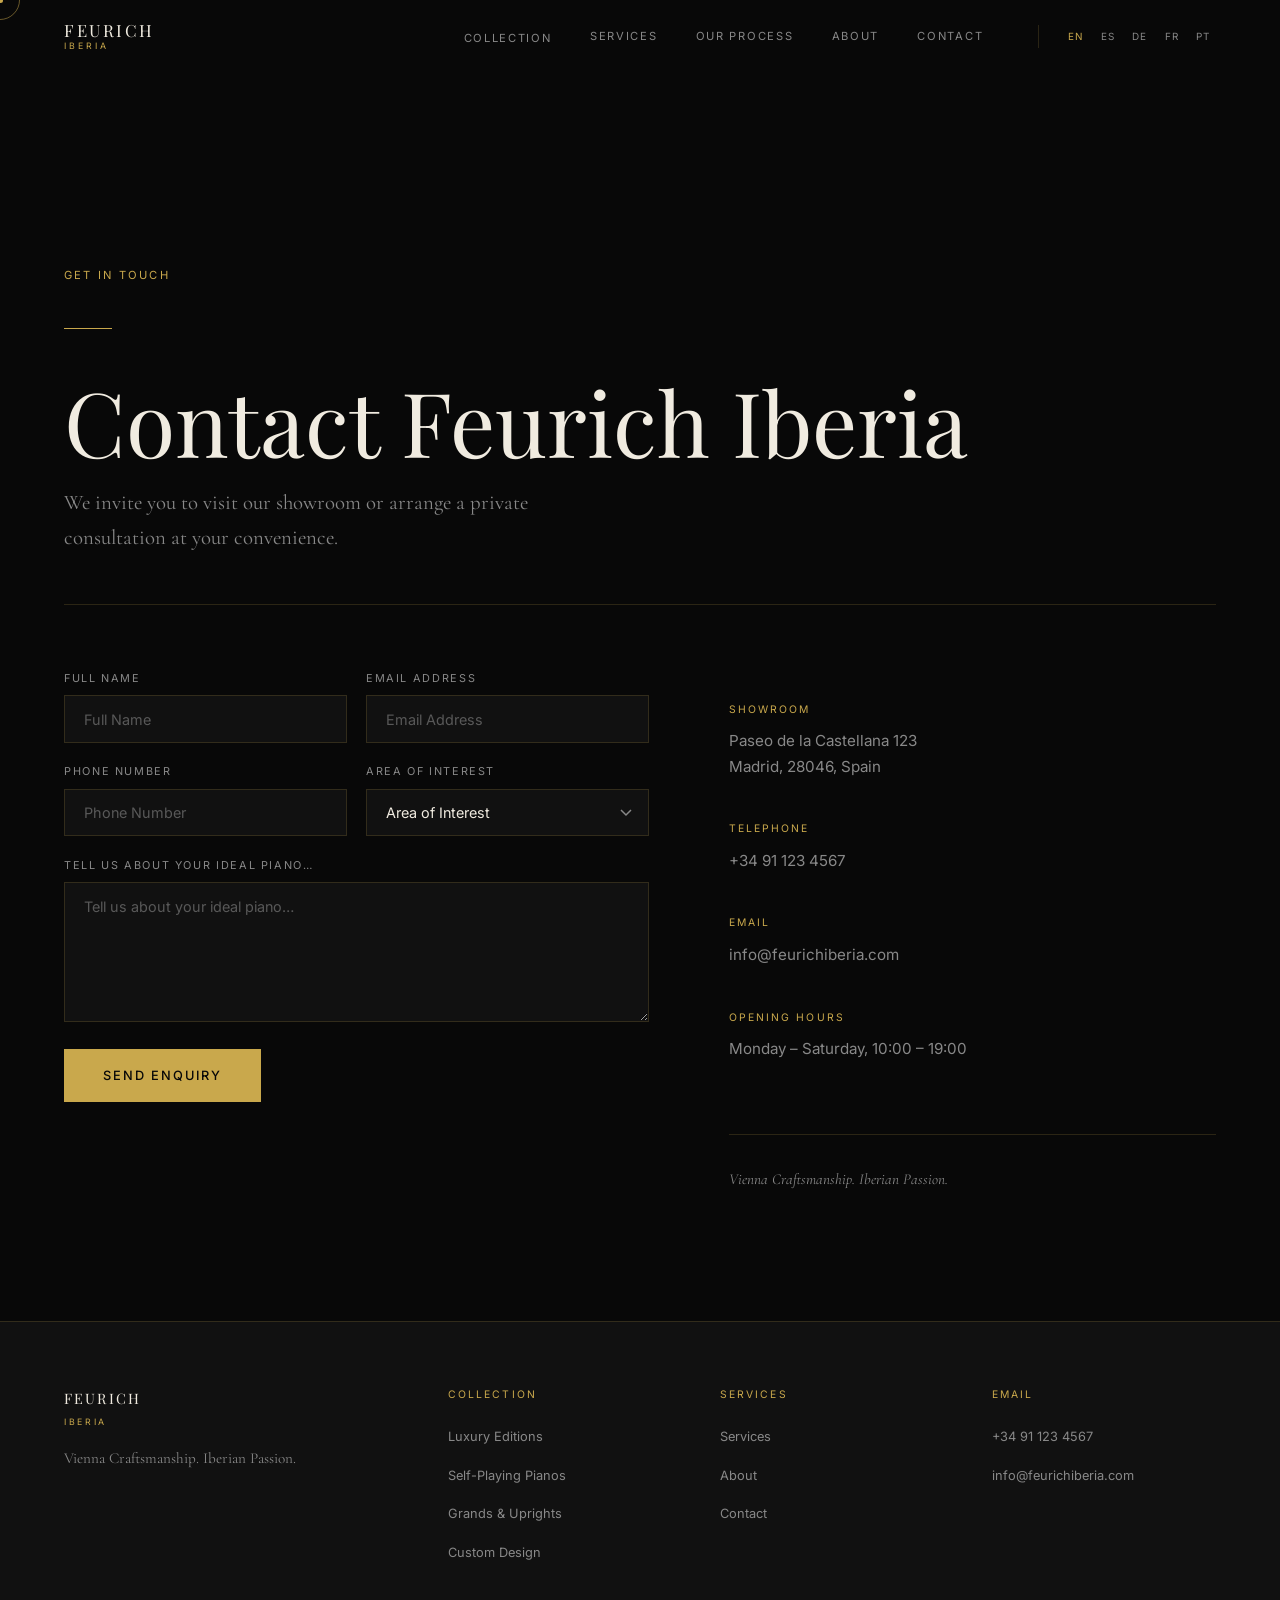
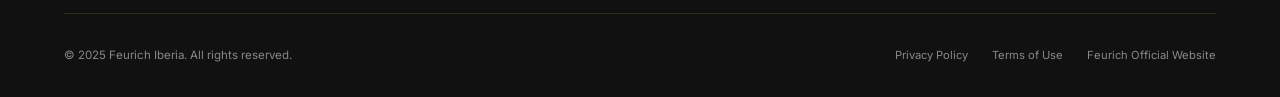
<file: feurichspain-site/contact.html>
<!DOCTYPE html>
<html lang="en">
<head>
  <meta charset="UTF-8">
  <meta name="viewport" content="width=device-width, initial-scale=1.0">
  <meta name="base-path" content="">
  <title>Contact — Feurich Iberia</title>
  <meta name="description" content="Contact Feurich Iberia. Visit our Madrid showroom or arrange a private consultation for the Iberian Peninsula's finest pianos.">
  <link rel="preconnect" href="https://fonts.googleapis.com">
  <link rel="preconnect" href="https://fonts.gstatic.com" crossorigin>
  <link href="https://fonts.googleapis.com/css2?family=Cormorant+Garamond:ital,wght@0,300;0,400;0,500;1,300;1,400&family=Inter:wght@300;400;500&family=Playfair+Display:ital,wght@0,400;0,500;1,400&display=swap" rel="stylesheet">
  <link rel="stylesheet" href="css/style.css">
</head>
<body>

  <nav id="nav">
    <a href="index.html" class="nav__logo">Feurich<span>Iberia</span></a>
    <button class="nav__toggle" id="nav-toggle" aria-expanded="false" aria-label="Menu">
      <span></span><span></span><span></span>
    </button>
    <div class="nav__menu" id="nav-menu">
      <div class="nav__dropdown">
        <a href="index.html#collection" class="nav__link" data-i18n="nav.collection">Collection</a>
        <ul class="nav__dropdown-menu">
          <li><a href="collection/luxury.html" data-i18n="nav.luxury"></a></li>
          <li><a href="collection/self-playing.html" data-i18n="nav.selfPlaying"></a></li>
          <li><a href="collection/grand-uprights.html" data-i18n="nav.grandUprights"></a></li>
          <li><a href="collection/custom-design.html" data-i18n="nav.customDesign"></a></li>
        </ul>
      </div>
      <a href="index.html#services" class="nav__link" data-i18n="nav.services"></a>
      <a href="index.html#journey" class="nav__link" data-i18n="nav.journey"></a>
      <a href="about.html" class="nav__link" data-i18n="nav.about"></a>
      <a href="contact.html" class="nav__link nav__link--active" data-i18n="nav.contact"></a>
      <div class="nav__lang">
        <button data-lang="en">EN</button>
        <button data-lang="es">ES</button>
        <button data-lang="de">DE</button>
        <button data-lang="fr">FR</button>
        <button data-lang="pt">PT</button>
      </div>
    </div>
  </nav>

  <main class="contact-page section">
    <div class="container">
      <div class="page-header" data-reveal>
        <p class="eyebrow" data-i18n="contact.eyebrow"></p>
        <div class="gold-rule"></div>
        <h1 data-i18n="contact.title"></h1>
        <p class="lead" style="margin-top:.8rem;max-width:560px" data-i18n="contact.subtitle"></p>
      </div>

      <div class="contact-page__grid">
        <!-- Form -->
        <div data-reveal>
          <form class="contact-form" id="contact-form" novalidate>
            <div class="form-row">
              <div class="form-group">
                <label for="name" data-i18n="contact.namePlaceholder"></label>
                <input type="text" id="name" name="name" data-i18n="contact.namePlaceholder" required autocomplete="name">
              </div>
              <div class="form-group">
                <label for="email" data-i18n="contact.emailPlaceholder"></label>
                <input type="email" id="email" name="email" data-i18n="contact.emailPlaceholder" required autocomplete="email">
              </div>
            </div>
            <div class="form-row">
              <div class="form-group">
                <label for="phone" data-i18n="contact.phonePlaceholder"></label>
                <input type="tel" id="phone" name="phone" data-i18n="contact.phonePlaceholder" autocomplete="tel">
              </div>
              <div class="form-group">
                <label for="interest" data-i18n="contact.interestLabel"></label>
                <select id="interest" name="interest">
                  <option value="" data-i18n="contact.interestLabel"></option>
                  <option value="luxury" data-i18n="contact.interest1"></option>
                  <option value="self-playing" data-i18n="contact.interest2"></option>
                  <option value="grand" data-i18n="contact.interest3"></option>
                  <option value="upright" data-i18n="contact.interest4"></option>
                  <option value="custom" data-i18n="contact.interest5"></option>
                  <option value="general" data-i18n="contact.interest6"></option>
                </select>
              </div>
            </div>
            <div class="form-group">
              <label for="message" data-i18n="contact.messagePlaceholder"></label>
              <textarea id="message" name="message" data-i18n="contact.messagePlaceholder"></textarea>
            </div>
            <div class="form-submit">
              <button type="submit" class="btn btn--gold" data-i18n="contact.submit"></button>
            </div>
          </form>
        </div>

        <!-- Contact Info -->
        <div class="contact-info" data-reveal data-reveal-delay="1">
          <div class="contact-info__item">
            <p class="contact-info__label" data-i18n="contact.showroomLabel"></p>
            <p class="contact-info__value" data-i18n="contact.address"></p>
          </div>
          <div class="contact-info__item">
            <p class="contact-info__label" data-i18n="contact.phoneLabel"></p>
            <a class="contact-info__value" href="tel:+34911234567" data-i18n="contact.phoneVal"></a>
          </div>
          <div class="contact-info__item">
            <p class="contact-info__label" data-i18n="contact.emailLabel"></p>
            <a class="contact-info__value" href="mailto:info@feurichiberia.com" data-i18n="contact.emailVal"></a>
          </div>
          <div class="contact-info__item">
            <p class="contact-info__label" data-i18n="contact.hoursLabel"></p>
            <p class="contact-info__value" data-i18n="contact.hoursVal"></p>
          </div>
          <!-- Decorative element -->
          <div style="margin-top:2rem;padding-top:2rem;border-top:1px solid var(--border)">
            <p class="footer__tagline" style="font-style:italic" data-i18n="footer.tagline"></p>
          </div>
        </div>
      </div>
    </div>
  </main>

  <footer>
    <div class="container">
      <div class="footer__grid">
        <div class="footer__brand">
          <div class="footer__brand-logo">Feurich</div>
          <div class="footer__brand-sub">Iberia</div>
          <p class="footer__tagline" data-i18n="footer.tagline"></p>
        </div>
        <div>
          <p class="footer__col-title" data-i18n="nav.collection"></p>
          <ul class="footer__links">
            <li><a href="collection/luxury.html" data-i18n="nav.luxury"></a></li>
            <li><a href="collection/self-playing.html" data-i18n="nav.selfPlaying"></a></li>
            <li><a href="collection/grand-uprights.html" data-i18n="nav.grandUprights"></a></li>
            <li><a href="collection/custom-design.html" data-i18n="nav.customDesign"></a></li>
          </ul>
        </div>
        <div>
          <p class="footer__col-title" data-i18n="nav.services"></p>
          <ul class="footer__links">
            <li><a href="services.html" data-i18n="nav.services"></a></li>
            <li><a href="about.html" data-i18n="nav.about"></a></li>
            <li><a href="contact.html" data-i18n="nav.contact"></a></li>
          </ul>
        </div>
        <div>
          <p class="footer__col-title" data-i18n="contact.emailLabel"></p>
          <ul class="footer__links">
            <li><a href="tel:+34911234567" data-i18n="contact.phoneVal"></a></li>
            <li><a href="mailto:info@feurichiberia.com" data-i18n="contact.emailVal"></a></li>
          </ul>
        </div>
      </div>
      <div class="footer__bottom">
        <p class="footer__copyright" data-i18n="footer.copyright"></p>
        <div class="footer__legal">
          <a href="#" data-i18n="footer.privacy"></a>
          <a href="#" data-i18n="footer.terms"></a>
          <a href="https://feurich.com" target="_blank" rel="noopener" data-i18n="footer.feurich"></a>
        </div>
      </div>
    </div>
  </footer>

  <script src="js/i18n.js"></script>
  <script src="js/main.js"></script>
</body>
</html>
</file>
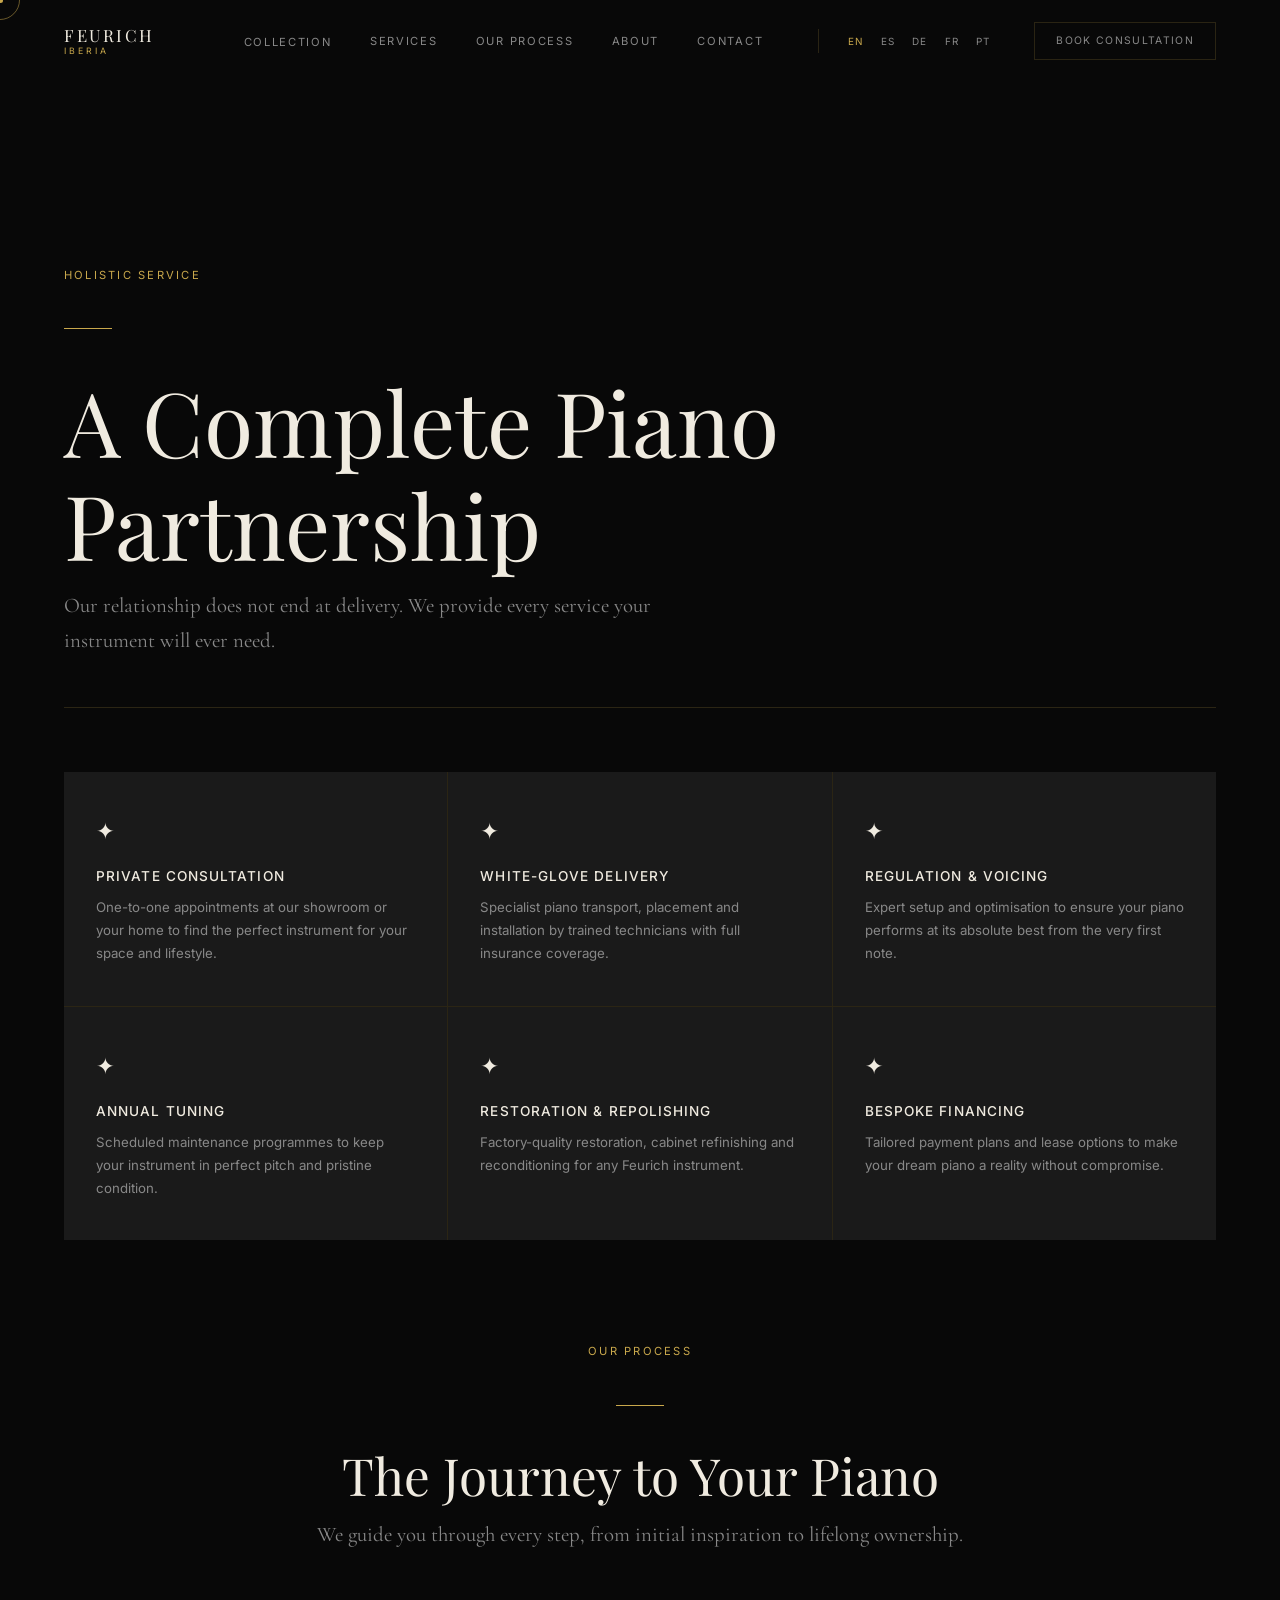
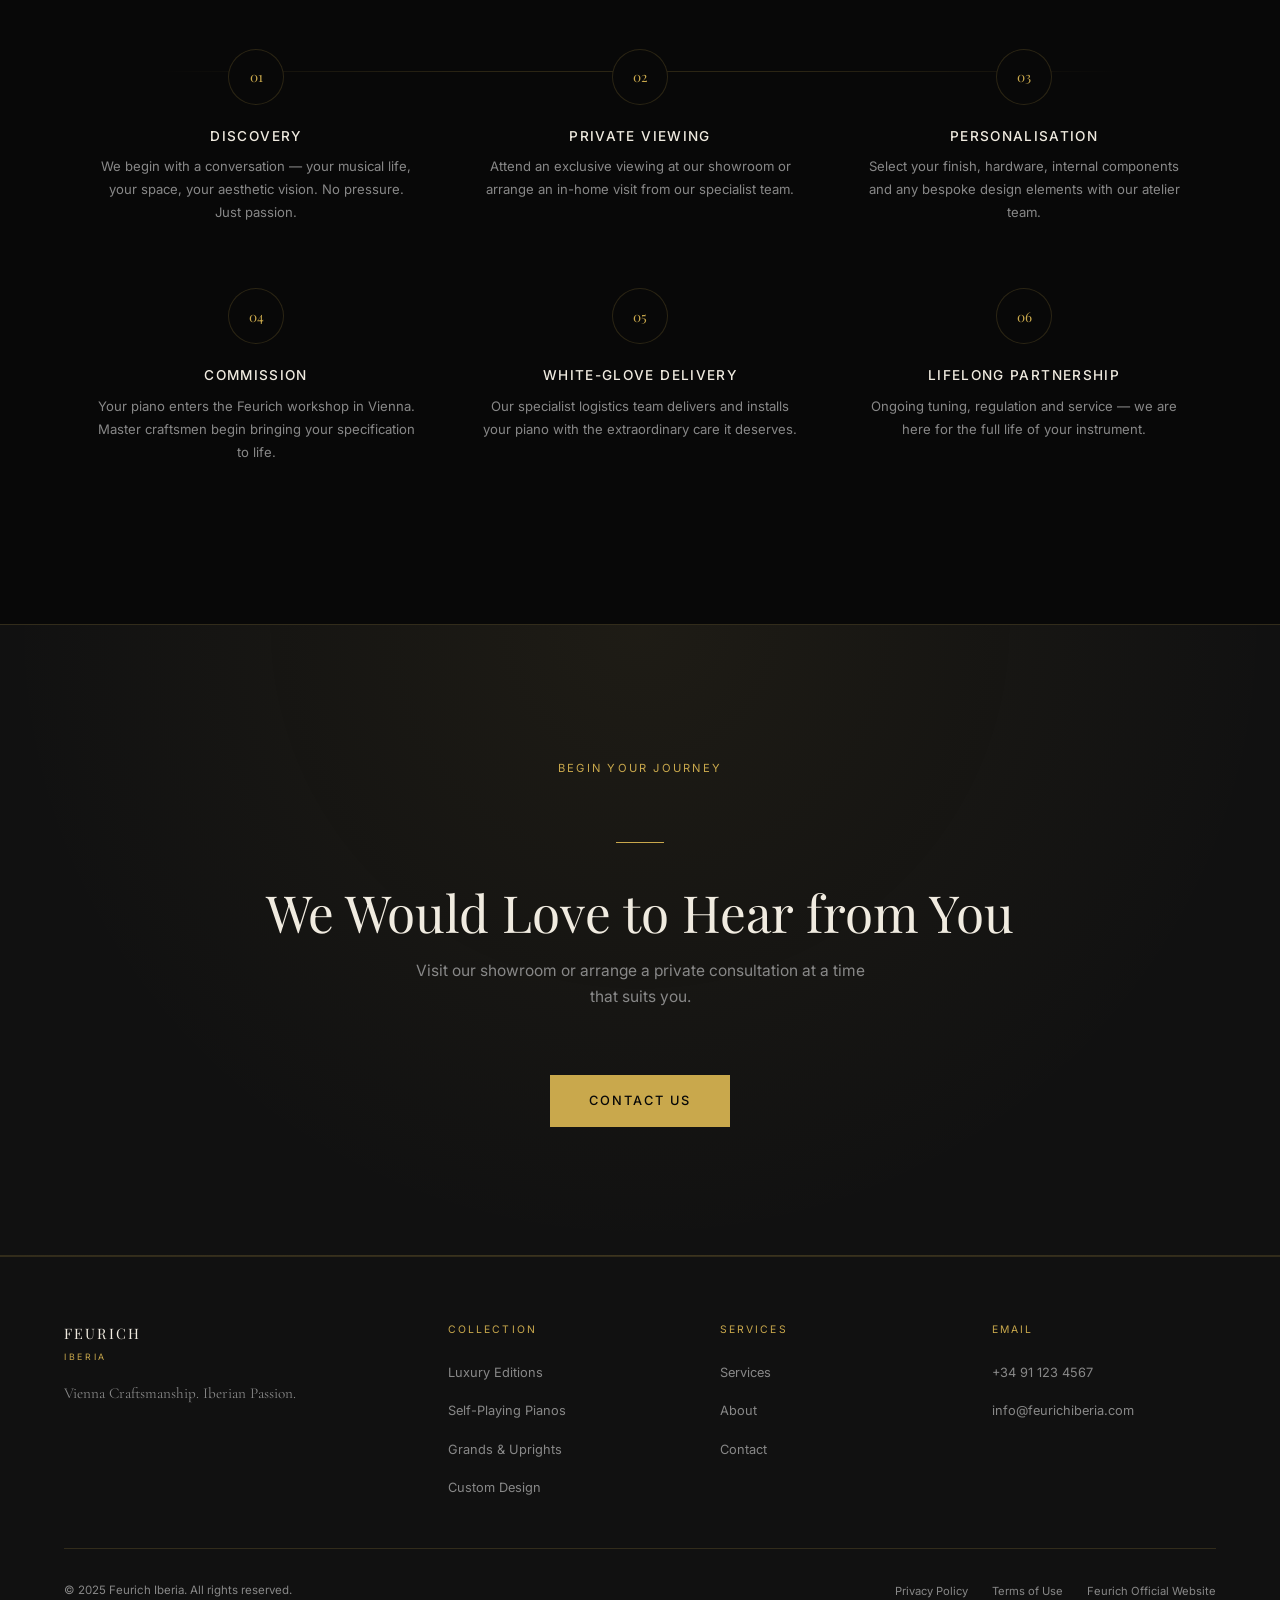
<file: feurichspain-site/services.html>
<!DOCTYPE html>
<html lang="en">
<head>
  <meta charset="UTF-8">
  <meta name="viewport" content="width=device-width, initial-scale=1.0">
  <meta name="base-path" content="">
  <title>Services — Feurich Iberia</title>
  <meta name="description" content="Complete piano services from Feurich Iberia. White-glove delivery, regulation, voicing, annual tuning, restoration, and bespoke financing.">
  <link rel="preconnect" href="https://fonts.googleapis.com">
  <link rel="preconnect" href="https://fonts.gstatic.com" crossorigin>
  <link href="https://fonts.googleapis.com/css2?family=Cormorant+Garamond:ital,wght@0,300;0,400;0,500;1,300;1,400&family=Inter:wght@300;400;500&family=Playfair+Display:ital,wght@0,400;0,500;1,400&display=swap" rel="stylesheet">
  <link rel="stylesheet" href="css/style.css">
</head>
<body>

  <nav id="nav">
    <a href="index.html" class="nav__logo">Feurich<span>Iberia</span></a>
    <button class="nav__toggle" id="nav-toggle" aria-expanded="false" aria-label="Menu">
      <span></span><span></span><span></span>
    </button>
    <div class="nav__menu" id="nav-menu">
      <div class="nav__dropdown">
        <a href="index.html#collection" class="nav__link" data-i18n="nav.collection">Collection</a>
        <ul class="nav__dropdown-menu">
          <li><a href="collection/luxury.html" data-i18n="nav.luxury"></a></li>
          <li><a href="collection/self-playing.html" data-i18n="nav.selfPlaying"></a></li>
          <li><a href="collection/grand-uprights.html" data-i18n="nav.grandUprights"></a></li>
          <li><a href="collection/custom-design.html" data-i18n="nav.customDesign"></a></li>
        </ul>
      </div>
      <a href="services.html" class="nav__link nav__link--active" data-i18n="nav.services"></a>
      <a href="index.html#journey" class="nav__link" data-i18n="nav.journey"></a>
      <a href="about.html" class="nav__link" data-i18n="nav.about"></a>
      <a href="contact.html" class="nav__link" data-i18n="nav.contact"></a>
      <div class="nav__lang">
        <button data-lang="en">EN</button>
        <button data-lang="es">ES</button>
        <button data-lang="de">DE</button>
        <button data-lang="fr">FR</button>
        <button data-lang="pt">PT</button>
      </div>
      <a href="contact.html" class="nav__book" data-i18n="nav.bookConsultation"></a>
    </div>
  </nav>

  <main class="services-page section">
    <div class="container">
      <div class="page-header" data-reveal>
        <p class="eyebrow" data-i18n="services.eyebrow"></p>
        <div class="gold-rule"></div>
        <h1 data-i18n="services.title"></h1>
        <p class="lead" style="margin-top:.8rem;max-width:600px" data-i18n="services.subtitle"></p>
      </div>

      <div class="services__grid" style="margin-top:0">
        <div class="service-item" data-reveal>
          <span class="service-item__icon">✦</span>
          <h4 data-i18n="services.s1Title"></h4>
          <p data-i18n="services.s1Desc"></p>
        </div>
        <div class="service-item" data-reveal data-reveal-delay="1">
          <span class="service-item__icon">✦</span>
          <h4 data-i18n="services.s2Title"></h4>
          <p data-i18n="services.s2Desc"></p>
        </div>
        <div class="service-item" data-reveal data-reveal-delay="2">
          <span class="service-item__icon">✦</span>
          <h4 data-i18n="services.s3Title"></h4>
          <p data-i18n="services.s3Desc"></p>
        </div>
        <div class="service-item" data-reveal>
          <span class="service-item__icon">✦</span>
          <h4 data-i18n="services.s4Title"></h4>
          <p data-i18n="services.s4Desc"></p>
        </div>
        <div class="service-item" data-reveal data-reveal-delay="1">
          <span class="service-item__icon">✦</span>
          <h4 data-i18n="services.s5Title"></h4>
          <p data-i18n="services.s5Desc"></p>
        </div>
        <div class="service-item" data-reveal data-reveal-delay="2">
          <span class="service-item__icon">✦</span>
          <h4 data-i18n="services.s6Title"></h4>
          <p data-i18n="services.s6Desc"></p>
        </div>
      </div>

      <!-- Journey section -->
      <div style="margin-top:6rem">
        <div style="text-align:center;margin-bottom:4rem" data-reveal>
          <p class="eyebrow" data-i18n="journey.eyebrow"></p>
          <div class="gold-rule gold-rule--center"></div>
          <h2 data-i18n="journey.title"></h2>
          <p class="lead" style="margin-top:.8rem" data-i18n="journey.subtitle"></p>
        </div>
        <div class="journey__steps">
          <div class="journey-step" data-reveal>
            <div class="journey-step__num">01</div>
            <h4 data-i18n="journey.step1Title"></h4>
            <p data-i18n="journey.step1Desc"></p>
          </div>
          <div class="journey-step" data-reveal data-reveal-delay="1">
            <div class="journey-step__num">02</div>
            <h4 data-i18n="journey.step2Title"></h4>
            <p data-i18n="journey.step2Desc"></p>
          </div>
          <div class="journey-step" data-reveal data-reveal-delay="2">
            <div class="journey-step__num">03</div>
            <h4 data-i18n="journey.step3Title"></h4>
            <p data-i18n="journey.step3Desc"></p>
          </div>
          <div class="journey-step" data-reveal>
            <div class="journey-step__num">04</div>
            <h4 data-i18n="journey.step4Title"></h4>
            <p data-i18n="journey.step4Desc"></p>
          </div>
          <div class="journey-step" data-reveal data-reveal-delay="1">
            <div class="journey-step__num">05</div>
            <h4 data-i18n="journey.step5Title"></h4>
            <p data-i18n="journey.step5Desc"></p>
          </div>
          <div class="journey-step" data-reveal data-reveal-delay="2">
            <div class="journey-step__num">06</div>
            <h4 data-i18n="journey.step6Title"></h4>
            <p data-i18n="journey.step6Desc"></p>
          </div>
        </div>
      </div>
    </div>
  </main>

  <section class="contact-cta">
    <div class="container">
      <p class="eyebrow" data-i18n="contactCta.eyebrow"></p>
      <div class="gold-rule gold-rule--center"></div>
      <h2 data-i18n="contactCta.title"></h2>
      <p data-i18n="contactCta.subtitle"></p>
      <a href="contact.html" class="btn btn--gold" style="margin-top:1.5rem" data-i18n="contactCta.cta"></a>
    </div>
  </section>

  <footer>
    <div class="container">
      <div class="footer__grid">
        <div class="footer__brand">
          <div class="footer__brand-logo">Feurich</div>
          <div class="footer__brand-sub">Iberia</div>
          <p class="footer__tagline" data-i18n="footer.tagline"></p>
        </div>
        <div>
          <p class="footer__col-title" data-i18n="nav.collection"></p>
          <ul class="footer__links">
            <li><a href="collection/luxury.html" data-i18n="nav.luxury"></a></li>
            <li><a href="collection/self-playing.html" data-i18n="nav.selfPlaying"></a></li>
            <li><a href="collection/grand-uprights.html" data-i18n="nav.grandUprights"></a></li>
            <li><a href="collection/custom-design.html" data-i18n="nav.customDesign"></a></li>
          </ul>
        </div>
        <div>
          <p class="footer__col-title" data-i18n="nav.services"></p>
          <ul class="footer__links">
            <li><a href="services.html" data-i18n="nav.services"></a></li>
            <li><a href="about.html" data-i18n="nav.about"></a></li>
            <li><a href="contact.html" data-i18n="nav.contact"></a></li>
          </ul>
        </div>
        <div>
          <p class="footer__col-title" data-i18n="contact.emailLabel"></p>
          <ul class="footer__links">
            <li><a href="tel:+34911234567" data-i18n="contact.phoneVal"></a></li>
            <li><a href="mailto:info@feurichiberia.com" data-i18n="contact.emailVal"></a></li>
          </ul>
        </div>
      </div>
      <div class="footer__bottom">
        <p class="footer__copyright" data-i18n="footer.copyright"></p>
        <div class="footer__legal">
          <a href="#" data-i18n="footer.privacy"></a>
          <a href="#" data-i18n="footer.terms"></a>
          <a href="https://feurich.com" target="_blank" rel="noopener" data-i18n="footer.feurich"></a>
        </div>
      </div>
    </div>
  </footer>

  <script src="js/i18n.js"></script>
  <script src="js/main.js"></script>
</body>
</html>
</file>
<file: css/style.css>
/* ============================================================
   Piano Compass — Independent, accredited piano advisory
   Editorial "source of truth" design system
   Light + dark, warm paper / ink / pine / brass
   ============================================================ */

*, *::before, *::after { box-sizing: border-box; margin: 0; padding: 0; }

:root {
  /* Light (default) — warm paper */
  --bg:         #f4eee2;
  --surface:    #fbf7ee;
  --surface2:   #ece3d2;
  --ink:        #201d18;
  --ink-soft:   #4a443b;
  --muted:      #7a7264;
  --line:       rgba(32,29,24,.14);
  --line-soft:  rgba(32,29,24,.08);

  --pine:       #204a3d;
  --pine-soft:  #2f6553;
  --brass:      #a6772f;
  --brass-lt:   #c1974b;
  --sky:        #33566a;

  --shadow:     0 24px 60px -30px rgba(32,29,24,.4);
  --shadow-sm:  0 10px 30px -18px rgba(32,29,24,.45);

  /* Aliases so legacy class rules keep resolving */
  --gold:       var(--brass);
  --gold-lt:    var(--brass-lt);
  --gold-dk:    #7c5a24;
  --text:       var(--ink);
  --text-muted: var(--muted);
  --border:     var(--line);

  --serif:  'Fraunces', Georgia, 'Times New Roman', serif;
  --accent: 'Fraunces', Georgia, serif;
  --sans:   'Inter', system-ui, -apple-system, sans-serif;
  --max:    1280px;
  --ease:   cubic-bezier(.22,.61,.36,1);
}

:root[data-theme="dark"] {
  --bg:         #14130d;
  --surface:    #1c1a13;
  --surface2:   #24211a;
  --ink:        #f1ead9;
  --ink-soft:   #d8cfbd;
  --muted:      #9a9081;
  --line:       rgba(241,234,217,.15);
  --line-soft:  rgba(241,234,217,.08);

  --pine:       #82bda3;
  --pine-soft:  #a9d4c1;
  --brass:      #d6ac63;
  --brass-lt:   #ecca8b;
  --sky:        #8fb6cb;

  --shadow:     0 26px 70px -30px rgba(0,0,0,.7);
  --shadow-sm:  0 12px 34px -20px rgba(0,0,0,.7);
}

html { scroll-behavior: smooth; font-size: 16px; -webkit-text-size-adjust: 100%; }

body {
  background: var(--bg);
  color: var(--ink);
  font-family: var(--sans);
  line-height: 1.7;
  overflow-x: hidden;
  transition: background .4s var(--ease), color .4s var(--ease);
}
body.menu-open { overflow: hidden; }

img { display: block; max-width: 100%; }
a { color: inherit; text-decoration: none; }
button { background: none; border: none; cursor: pointer; font: inherit; color: inherit; }
ul { list-style: none; }
::selection { background: var(--pine); color: #fff; }

/* ── Typography ─────────────────────────────────────────── */
h1,h2,h3,h4,h5 { font-family: var(--serif); font-weight: 400; line-height: 1.1; letter-spacing: -.01em; color: var(--ink); }
h1 { font-size: clamp(2.6rem, 6vw, 5.2rem); }
h2 { font-size: clamp(1.9rem, 3.8vw, 3.1rem); }
h3 { font-size: clamp(1.3rem, 2.2vw, 1.8rem); }
h4 { font-size: 1.05rem; font-family: var(--sans); font-weight: 600; letter-spacing: .01em; }
p  { color: var(--ink-soft); font-size: 1rem; }

.eyebrow {
  display: inline-flex; align-items: center; gap: .6rem;
  font-family: var(--sans); font-size: .72rem; font-weight: 600;
  letter-spacing: .22em; text-transform: uppercase; color: var(--brass);
  margin-bottom: 1.2rem;
}
.eyebrow::before {
  content: ''; width: 22px; height: 1px; background: var(--brass); display: inline-block;
}
.eyebrow--center { justify-content: center; }
.eyebrow--plain::before { display: none; }

.lead {
  font-family: var(--serif); font-weight: 300;
  font-size: clamp(1.15rem, 1.9vw, 1.5rem); line-height: 1.5; color: var(--ink-soft);
}

.gold-rule { width: 46px; height: 2px; background: var(--brass); margin: 1.4rem 0 2.2rem; border-radius: 2px; }
.gold-rule--center { margin-left: auto; margin-right: auto; }

/* ── Layout ─────────────────────────────────────────────── */
.container { width: 90%; max-width: var(--max); margin: 0 auto; }
.container--narrow { max-width: 860px; }
.section { padding: clamp(4.5rem, 9vw, 8rem) 0; }
.section--tint  { background: var(--surface); }
.section--tint2 { background: var(--surface2); }
.section--pine  { background: var(--pine); color: #f4efe4; }
.section-head { max-width: 720px; }
.section-head--center { margin: 0 auto; text-align: center; }
.section-head h2 { margin-bottom: .8rem; }
.section-head .lead { margin-top: .4rem; }

/* Legacy aliases */
.section--dark { background: var(--surface); }
.section--darker { background: var(--surface2); }

/* ── Buttons ────────────────────────────────────────────── */
.btn {
  display: inline-flex; align-items: center; gap: .6rem;
  padding: .95rem 1.9rem; font-size: .78rem; font-weight: 600;
  letter-spacing: .1em; text-transform: uppercase;
  border-radius: 999px; border: 1.5px solid transparent;
  transition: transform .25s var(--ease), background .25s, color .25s, border-color .25s, box-shadow .25s;
  cursor: pointer;
}
.btn:active { transform: translateY(1px); }
.btn--gold, .btn--primary {
  background: var(--pine); color: #f6f2e8; border-color: var(--pine);
}
.btn--gold:hover, .btn--primary:hover { background: var(--pine-soft); border-color: var(--pine-soft); box-shadow: var(--shadow-sm); }
.btn--brass { background: var(--brass); color: #1c1509; border-color: var(--brass); }
.btn--brass:hover { background: var(--brass-lt); border-color: var(--brass-lt); box-shadow: var(--shadow-sm); }
.btn--outline {
  border-color: var(--line); color: var(--ink); background: transparent;
}
.btn--outline:hover { border-color: var(--pine); color: var(--pine); }
:root[data-theme="dark"] .btn--gold, :root[data-theme="dark"] .btn--primary { color: #10241d; }

.btn--ghost {
  display: inline-flex; align-items: center; gap: .6rem;
  color: var(--pine); font-weight: 600; font-size: .8rem;
  letter-spacing: .08em; text-transform: uppercase; padding: 0;
}
.btn--ghost::after { content: '→'; transition: transform .3s var(--ease); }
.btn--ghost:hover::after { transform: translateX(5px); }
:root[data-theme="dark"] .btn--ghost { color: var(--pine); }

/* ── Reveal ─────────────────────────────────────────────── */
[data-reveal] { opacity: 0; transform: translateY(26px); transition: opacity .8s var(--ease), transform .8s var(--ease); }
[data-reveal="left"]  { transform: translateX(-34px); }
[data-reveal="right"] { transform: translateX(34px); }
[data-reveal="scale"] { transform: scale(.96); }
[data-reveal].revealed { opacity: 1; transform: none; }
[data-reveal-delay="1"] { transition-delay: .1s; }
[data-reveal-delay="2"] { transition-delay: .2s; }
[data-reveal-delay="3"] { transition-delay: .3s; }
[data-reveal-delay="4"] { transition-delay: .4s; }
@media (prefers-reduced-motion: reduce) {
  [data-reveal] { opacity: 1 !important; transform: none !important; }
  html { scroll-behavior: auto; }
}

/* ── Navigation ─────────────────────────────────────────── */
#nav {
  position: fixed; top: 0; left: 0; right: 0; z-index: 1000;
  display: flex; align-items: center; justify-content: space-between;
  padding: 1.15rem 5%;
  transition: background .35s, padding .35s, box-shadow .35s, transform .4s;
}
#nav.nav--scrolled {
  background: color-mix(in srgb, var(--bg) 88%, transparent);
  backdrop-filter: blur(14px); -webkit-backdrop-filter: blur(14px);
  padding: .7rem 5%; box-shadow: 0 1px 0 var(--line);
}
#nav.nav--hidden { transform: translateY(-102%); }

.nav__logo { display: flex; align-items: center; gap: .7rem; line-height: 1; }
.nav__logo-mark { width: 30px; height: 30px; flex: none; color: var(--pine); }
.nav__logo-text { display: flex; flex-direction: column; }
.nav__logo b {
  font-family: var(--serif); font-weight: 500; font-size: 1.12rem;
  letter-spacing: .01em; color: var(--ink);
}
.nav__logo span {
  font-family: var(--sans); font-size: .52rem; font-weight: 600;
  letter-spacing: .26em; text-transform: uppercase; color: var(--brass); margin-top: .18rem;
}

.nav__menu { display: flex; align-items: center; gap: 1.9rem; }
.nav__link {
  font-family: var(--sans); font-size: .74rem; font-weight: 500;
  letter-spacing: .1em; text-transform: uppercase; color: var(--ink-soft);
  position: relative; transition: color .25s; white-space: nowrap;
}
.nav__link::after {
  content: ''; position: absolute; left: 0; bottom: -5px; width: 0; height: 2px;
  background: var(--brass); transition: width .3s var(--ease);
}
.nav__link:hover, .nav__link.active { color: var(--ink); }
.nav__link:hover::after, .nav__link.active::after { width: 100%; }

/* Dropdown */
.nav__dropdown { position: relative; }
.nav__dropdown > .nav__link::before { content: ''; }
.nav__dropdown-menu {
  position: absolute; top: calc(100% + 1rem); left: 50%;
  transform: translateX(-50%) translateY(-6px);
  background: var(--surface); border: 1px solid var(--line);
  box-shadow: var(--shadow); border-radius: 14px; min-width: 230px; padding: .6rem;
  opacity: 0; pointer-events: none; transition: opacity .22s, transform .22s var(--ease);
}
.nav__dropdown-menu::after { content: ''; position: absolute; left: 0; right: 0; top: -1rem; height: 1rem; }
.nav__dropdown:hover .nav__dropdown-menu,
.nav__dropdown:focus-within .nav__dropdown-menu { opacity: 1; pointer-events: all; transform: translateX(-50%) translateY(0); }
.nav__dropdown-menu a {
  display: block; padding: .6rem .8rem; border-radius: 9px;
  font-size: .8rem; letter-spacing: .02em; color: var(--ink-soft); transition: background .2s, color .2s;
}
.nav__dropdown-menu a:hover { background: var(--surface2); color: var(--pine); }

.nav__utils { display: flex; align-items: center; gap: .9rem; }
.nav__lang { display: flex; gap: .1rem; align-items: center; padding-left: 1rem; border-left: 1px solid var(--line); }
.nav__lang button {
  font-size: .62rem; font-weight: 600; letter-spacing: .06em; text-transform: uppercase;
  color: var(--muted); padding: .25rem .3rem; border-radius: 5px; transition: color .2s;
}
.nav__lang button.active, .nav__lang button:hover { color: var(--brass); }

.nav__theme {
  width: 36px; height: 36px; border-radius: 999px; border: 1px solid var(--line);
  display: inline-flex; align-items: center; justify-content: center; color: var(--ink-soft);
  transition: border-color .2s, color .2s, background .2s;
}
.nav__theme:hover { border-color: var(--pine); color: var(--pine); }
.nav__theme svg { width: 17px; height: 17px; }
.nav__theme .icon-moon { display: none; }
:root[data-theme="dark"] .nav__theme .icon-sun  { display: none; }
:root[data-theme="dark"] .nav__theme .icon-moon { display: block; }

.nav__book {
  font-size: .72rem; font-weight: 600; letter-spacing: .08em; text-transform: uppercase;
  padding: .6rem 1.15rem; border-radius: 999px; background: var(--pine); color: #f6f2e8;
  white-space: nowrap; transition: background .25s, box-shadow .25s;
}
.nav__book:hover { background: var(--pine-soft); box-shadow: var(--shadow-sm); }
:root[data-theme="dark"] .nav__book { color: #10241d; }

.nav__toggle { display: none; flex-direction: column; gap: 5px; padding: .5rem; }
.nav__toggle span { display: block; width: 24px; height: 2px; background: var(--ink); border-radius: 2px; transition: all .3s; }
.nav__toggle[aria-expanded="true"] span:nth-child(1) { transform: rotate(45deg) translate(4px,5px); }
.nav__toggle[aria-expanded="true"] span:nth-child(2) { opacity: 0; }
.nav__toggle[aria-expanded="true"] span:nth-child(3) { transform: rotate(-45deg) translate(4px,-5px); }

/* ── Hero ───────────────────────────────────────────────── */
.hero {
  position: relative; padding: 11rem 0 5rem; overflow: hidden;
  background:
    radial-gradient(120% 90% at 85% -10%, color-mix(in srgb, var(--pine) 16%, transparent) 0%, transparent 55%),
    radial-gradient(90% 80% at -5% 110%, color-mix(in srgb, var(--brass) 14%, transparent) 0%, transparent 50%);
}
.hero__grid { display: grid; grid-template-columns: 1.05fr .95fr; gap: 4rem; align-items: center; }
.hero__eyebrow {
  display: inline-flex; align-items: center; gap: .7rem;
  font-size: .72rem; font-weight: 600; letter-spacing: .2em; text-transform: uppercase;
  color: var(--brass); margin-bottom: 1.6rem;
  animation: fadeUp .7s var(--ease) both;
}
.hero__eyebrow b { color: var(--ink); font-weight: 600; }
.hero__eyebrow .dot { width: 4px; height: 4px; border-radius: 50%; background: var(--line); }
.hero__title { margin-bottom: 1.5rem; animation: fadeUp .7s .1s var(--ease) both; }
.hero__title em { font-style: italic; color: var(--pine); }
.hero__subtitle {
  font-family: var(--serif); font-weight: 300; font-size: clamp(1.1rem,1.7vw,1.4rem);
  color: var(--ink-soft); max-width: 33ch; margin-bottom: 2.2rem; line-height: 1.5;
  animation: fadeUp .7s .2s var(--ease) both;
}
.hero__actions { display: flex; gap: 1rem; flex-wrap: wrap; animation: fadeUp .7s .3s var(--ease) both; }
.hero__trust { display: flex; gap: 1.6rem; flex-wrap: wrap; margin-top: 2.6rem; animation: fadeUp .7s .4s var(--ease) both; }
.hero__trust-item { display: flex; align-items: center; gap: .5rem; font-size: .78rem; color: var(--muted); }
.hero__trust-item svg { width: 16px; height: 16px; color: var(--pine); flex: none; }

.hero__visual { position: relative; animation: fadeUp .8s .25s var(--ease) both; }
.hero__card {
  position: relative; border-radius: 20px; overflow: hidden; box-shadow: var(--shadow);
  aspect-ratio: 4/5; border: 1px solid var(--line);
}
.hero__card img { width: 100%; height: 100%; object-fit: cover; }
.hero__card::after {
  content: ''; position: absolute; inset: 0;
  background: linear-gradient(to top, rgba(20,17,10,.5), transparent 45%);
}
.hero__badge {
  position: absolute; left: -1.4rem; bottom: 2rem; z-index: 3;
  background: var(--surface); border: 1px solid var(--line); border-radius: 16px;
  padding: 1.1rem 1.3rem; box-shadow: var(--shadow); max-width: 250px;
}
.hero__badge b { font-family: var(--serif); font-size: 2rem; color: var(--pine); display: block; line-height: 1; }
.hero__badge span { font-size: .74rem; color: var(--muted); }
.hero__quote {
  position: absolute; right: -1rem; top: 1.6rem; z-index: 3;
  background: var(--pine); color: #f4efe4; border-radius: 14px; padding: .8rem 1.1rem;
  font-size: .78rem; box-shadow: var(--shadow-sm); max-width: 180px;
}

/* ── Trust strip ────────────────────────────────────────── */
.trust {
  border-top: 1px solid var(--line); border-bottom: 1px solid var(--line);
  background: var(--surface);
}
.trust__grid { display: grid; grid-template-columns: repeat(4,1fr); }
.trust__item { padding: 2.2rem 1.6rem; border-left: 1px solid var(--line); }
.trust__item:first-child { border-left: none; }
.trust__item svg { width: 26px; height: 26px; color: var(--pine); margin-bottom: .9rem; }
.trust__item h4 { margin-bottom: .35rem; color: var(--ink); }
.trust__item p { font-size: .86rem; color: var(--muted); line-height: 1.6; }

/* ── Stats ──────────────────────────────────────────────── */
.stats-row { display: flex; flex-direction: column; gap: 2.2rem; padding-left: 2.6rem; border-left: 2px solid var(--brass); }
.stat__number { display: block; font-family: var(--serif); font-size: clamp(2.4rem,4.5vw,3.4rem); color: var(--pine); line-height: 1; }
.stat__label { display: block; font-size: .72rem; font-weight: 600; letter-spacing: .12em; text-transform: uppercase; color: var(--muted); margin-top: .5rem; }
.brand-intro__grid { display: grid; grid-template-columns: 1.15fr .85fr; gap: 4.5rem; align-items: center; }
.brand-intro__text p { max-width: 46ch; }

/* ── Who we help (audiences) ────────────────────────────── */
.audience { display: grid; grid-template-columns: 1fr 1fr; gap: 1.4rem; }
.audience__col {
  background: var(--surface); border: 1px solid var(--line); border-radius: 20px; padding: 2.4rem;
}
.audience__col h3 { margin-bottom: .3rem; }
.audience__tag { font-size: .7rem; font-weight: 600; letter-spacing: .16em; text-transform: uppercase; color: var(--brass); }
.audience__list { display: flex; flex-direction: column; gap: .9rem; margin-top: 1.6rem; }
.audience__list li { display: flex; gap: .8rem; font-size: .92rem; color: var(--ink-soft); align-items: flex-start; }
.audience__list li svg { width: 18px; height: 18px; color: var(--pine); flex: none; margin-top: .18rem; }

/* ── Best-fit Finder ────────────────────────────────────── */
.finder {
  background: var(--pine); color: #eef3ec;
  border-radius: 26px; overflow: hidden; box-shadow: var(--shadow);
}
.finder__inner { padding: clamp(2rem,4vw,3.4rem); }
.finder__head { display: flex; justify-content: space-between; align-items: flex-end; gap: 1rem; flex-wrap: wrap; margin-bottom: 2rem; }
.finder__head h2 { color: #fff; }
.finder .eyebrow { color: var(--brass-lt); }
.finder .eyebrow::before { background: var(--brass-lt); }
.finder__progress { display: flex; gap: .4rem; }
.finder__progress span { width: 30px; height: 4px; border-radius: 4px; background: rgba(255,255,255,.22); transition: background .3s; }
.finder__progress span.on { background: var(--brass-lt); }

.finder__step { display: none; animation: fadeUp .4s var(--ease) both; }
.finder__step.active { display: block; }
.finder__q { font-family: var(--serif); font-size: clamp(1.3rem,2.4vw,1.9rem); color: #fff; margin-bottom: .4rem; }
.finder__hint { color: rgba(238,243,236,.72); font-size: .9rem; margin-bottom: 1.6rem; }
.finder__opts { display: grid; grid-template-columns: repeat(auto-fit,minmax(190px,1fr)); gap: .8rem; }
.finder__opt {
  text-align: left; background: rgba(255,255,255,.06); border: 1.5px solid rgba(255,255,255,.16);
  border-radius: 14px; padding: 1.1rem 1.2rem; color: #eef3ec; transition: all .2s var(--ease); cursor: pointer;
}
.finder__opt:hover { background: rgba(255,255,255,.13); border-color: var(--brass-lt); transform: translateY(-2px); }
.finder__opt.selected { background: var(--brass-lt); border-color: var(--brass-lt); color: #22160a; }
.finder__opt b { display: block; font-family: var(--sans); font-weight: 600; font-size: .96rem; margin-bottom: .2rem; }
.finder__opt span { font-size: .8rem; opacity: .82; }
.finder__nav { display: flex; justify-content: space-between; align-items: center; margin-top: 1.8rem; gap: 1rem; }
.finder__back { color: rgba(238,243,236,.7); font-size: .8rem; letter-spacing: .06em; text-transform: uppercase; }
.finder__back:hover { color: #fff; }
.finder__back[hidden] { visibility: hidden; }

.finder__result { display: none; animation: fadeUp .5s var(--ease) both; }
.finder__result.active { display: block; }
.finder__result h3 { color: #fff; font-size: clamp(1.5rem,3vw,2.2rem); margin-bottom: .6rem; }
.finder__result p { color: rgba(238,243,236,.85); max-width: 60ch; }
.finder__result-tags { display: flex; flex-wrap: wrap; gap: .5rem; margin: 1.4rem 0 1.8rem; }
.finder__result-tags span { font-size: .78rem; padding: .4rem .9rem; border-radius: 999px; background: rgba(255,255,255,.1); border: 1px solid rgba(255,255,255,.2); }
.finder__result .btn--brass { color: #22160a; }

/* ── Brands ─────────────────────────────────────────────── */
.brand-hero {
  display: grid; grid-template-columns: 1.1fr .9fr; gap: 2.4rem; align-items: stretch;
  background: var(--surface); border: 1px solid var(--line); border-radius: 22px; overflow: hidden;
}
.brand-hero__body { padding: clamp(2rem,4vw,3.2rem); display: flex; flex-direction: column; justify-content: center; }
.brand-hero__tag { font-size: .7rem; font-weight: 600; letter-spacing: .18em; text-transform: uppercase; color: var(--brass); margin-bottom: 1rem; }
.brand-hero__media { position: relative; min-height: 320px; }
.brand-hero__media img { position: absolute; inset: 0; width: 100%; height: 100%; object-fit: cover; }

.brands-grid { display: grid; grid-template-columns: repeat(3,1fr); gap: 1rem; margin-top: 2.4rem; }
.brand-tile {
  background: var(--surface); border: 1px solid var(--line); border-radius: 16px; padding: 1.7rem 1.6rem;
  transition: transform .25s var(--ease), border-color .25s, box-shadow .25s; display: flex; flex-direction: column; gap: .5rem;
}
.brand-tile:hover { transform: translateY(-4px); border-color: var(--pine); box-shadow: var(--shadow-sm); }
.brand-tile__name { font-family: var(--serif); font-size: 1.35rem; color: var(--ink); }
.brand-tile__origin { font-size: .68rem; font-weight: 600; letter-spacing: .14em; text-transform: uppercase; color: var(--brass); }
.brand-tile p { font-size: .86rem; color: var(--muted); line-height: 1.6; margin-top: .3rem; }
.brand-tile__note { margin-top: auto; padding-top: .8rem; font-size: .74rem; color: var(--pine); font-weight: 600; }
.brand-tile--featured { border-color: var(--pine); background: color-mix(in srgb, var(--pine) 8%, var(--surface)); }

/* ── Vintage feature ────────────────────────────────────── */
.split { display: grid; grid-template-columns: 1fr 1fr; gap: 4rem; align-items: center; }
.split__media { border-radius: 20px; overflow: hidden; aspect-ratio: 5/4; box-shadow: var(--shadow); border: 1px solid var(--line); position: relative; }
.split__media img { width: 100%; height: 100%; object-fit: cover; }
.split__media--reverse { order: -1; }
.checklist { display: flex; flex-direction: column; gap: .85rem; margin: 1.6rem 0 2rem; }
.checklist li { display: flex; gap: .8rem; font-size: .94rem; color: var(--ink-soft); align-items: flex-start; }
.checklist li svg { width: 19px; height: 19px; color: var(--pine); flex: none; margin-top: .16rem; }

/* ── Process ────────────────────────────────────────────── */
.process__grid { display: grid; grid-template-columns: repeat(4,1fr); gap: 1rem; counter-reset: step; }
.process-step {
  background: var(--surface); border: 1px solid var(--line); border-radius: 16px; padding: 1.8rem 1.5rem;
  position: relative; transition: transform .25s var(--ease), border-color .25s;
}
.process-step:hover { transform: translateY(-4px); border-color: var(--brass); }
.process-step__num {
  font-family: var(--serif); font-size: 1rem; color: var(--brass);
  width: 44px; height: 44px; border: 1.5px solid var(--line); border-radius: 50%;
  display: inline-flex; align-items: center; justify-content: center; margin-bottom: 1.2rem;
}
.process-step h4 { margin-bottom: .5rem; color: var(--ink); }
.process-step p { font-size: .86rem; color: var(--muted); line-height: 1.6; }

/* ── Services grid ──────────────────────────────────────── */
.services__grid { display: grid; grid-template-columns: repeat(3,1fr); gap: 1rem; }
.service-item {
  background: var(--surface); border: 1px solid var(--line); border-radius: 16px; padding: 2rem 1.8rem;
  transition: transform .25s var(--ease), border-color .25s, box-shadow .25s;
}
.service-item:hover { transform: translateY(-4px); border-color: var(--pine); box-shadow: var(--shadow-sm); }
.service-item__icon { color: var(--pine); margin-bottom: 1.1rem; display: block; }
.service-item__icon svg { width: 26px; height: 26px; }
.service-item h4 { color: var(--ink); margin-bottom: .5rem; font-size: 1rem; }
.service-item p { font-size: .88rem; line-height: 1.65; color: var(--muted); }
.services__header, .collection__header, .journey__header { text-align: center; max-width: 720px; margin: 0 auto 3.4rem; }

/* ── Legacy collection cards (Feurich pages) ────────────── */
.collection__grid { display: grid; grid-template-columns: repeat(2,1fr); gap: 1.2rem; }
.collection-card {
  background: var(--surface); border: 1px solid var(--line); border-radius: 18px; overflow: hidden;
  display: flex; flex-direction: column; transition: transform .3s var(--ease), box-shadow .3s, border-color .3s;
}
.collection-card:hover { transform: translateY(-5px); box-shadow: var(--shadow-sm); border-color: var(--pine); }
.collection-card__img { position: relative; aspect-ratio: 16/10; overflow: hidden; }
.collection-card__img::before { content: ''; position: absolute; inset: 0; z-index: 1; background: linear-gradient(to top, rgba(20,17,10,.35), transparent 55%); }
.collection-card__img--luxury      { background: url('../images/luxury-grand-blue.jpeg') center/cover no-repeat; }
.collection-card__img--selfplaying { background: url('../images/self-playing-lifestyle.jpeg') center/cover no-repeat; }
.collection-card__img--grands      { background: url('../images/self-playing-studio.jpeg') center/cover no-repeat; }
.collection-card__img--custom      { background: url('../images/custom-mosaic-upright.jpeg') center/cover no-repeat; }
.collection-card__body { padding: 1.7rem; flex: 1; display: flex; flex-direction: column; }
.collection-card__body h3 { color: var(--ink); margin-bottom: .5rem; }
.collection-card__body p { font-size: .88rem; color: var(--muted); margin-bottom: 1rem; }
.collection-card__cta { margin-top: auto; font-size: .72rem; font-weight: 600; letter-spacing: .1em; text-transform: uppercase; color: var(--pine); display: inline-flex; gap: .5rem; align-items: center; }
.collection-card__cta::after { content: '→'; transition: transform .3s; }
.collection-card:hover .collection-card__cta::after { transform: translateX(4px); }

/* ── Featured / self-playing (legacy two-col) ───────────── */
.featured { background: var(--surface); }
.featured__grid, .self-playing__grid, .about__grid { display: grid; grid-template-columns: 1fr 1fr; gap: 4rem; align-items: center; }
.featured__visual, .self-playing__visual { position: relative; aspect-ratio: 4/5; border-radius: 18px; overflow: hidden; border: 1px solid var(--line); box-shadow: var(--shadow-sm); }
.self-playing__visual { aspect-ratio: 4/3; }
.featured__visual img, .self-playing__img { position: absolute; inset: 0; width: 100%; height: 100%; object-fit: cover; }
.featured__badge { position: absolute; top: 1.2rem; right: 1.2rem; z-index: 2; font-size: .62rem; font-weight: 600; letter-spacing: .14em; text-transform: uppercase; color: #22160a; background: var(--brass-lt); padding: .4rem .9rem; border-radius: 999px; }
.featured__subtitle { font-family: var(--serif); font-size: 1.05rem; color: var(--brass); margin-bottom: .8rem; }
.featured__text { margin-bottom: 2rem; line-height: 1.8; }
.featured__specs { margin-bottom: 2.2rem; border-top: 1px solid var(--line); }
.featured__spec { display: flex; gap: 1rem; align-items: center; padding: .8rem 0; border-bottom: 1px solid var(--line); font-size: .88rem; color: var(--ink-soft); }
.featured__spec::before { content: ''; width: 7px; height: 7px; border-radius: 50%; background: var(--brass); flex: none; }
.self-playing__features { display: flex; flex-direction: column; gap: .8rem; margin: 1.6rem 0; }
.sp-feature { display: flex; gap: .9rem; align-items: center; font-size: .9rem; color: var(--ink-soft); }
.sp-feature::before { content: ''; width: 20px; height: 2px; background: var(--brass); flex: none; }

/* ── Journey (legacy) ───────────────────────────────────── */
.journey__steps { display: grid; grid-template-columns: repeat(3,1fr); gap: 1rem; }
.journey-step { background: var(--surface); border: 1px solid var(--line); border-radius: 16px; padding: 2rem 1.7rem; }
.journey-step__num { display: inline-flex; align-items: center; justify-content: center; width: 50px; height: 50px; border: 1.5px solid var(--line); border-radius: 50%; font-family: var(--serif); color: var(--brass); margin-bottom: 1.2rem; }
.journey-step h4 { color: var(--ink); margin-bottom: .6rem; }
.journey-step p { font-size: .88rem; color: var(--muted); }

/* ── About / expert ─────────────────────────────────────── */
.about__visual { position: relative; aspect-ratio: 4/5; border-radius: 18px; overflow: hidden; border: 1px solid var(--line); box-shadow: var(--shadow-sm); }
.about__img { width: 100%; height: 100%; background: url('../images/custom-grand-mosaic.jpeg') center/cover no-repeat; }
.about__img-frame { position: absolute; inset: -12px 12px 12px -12px; border: 2px solid var(--brass); border-radius: 18px; pointer-events: none; opacity: .5; }
.about__content p { margin-bottom: 1.2rem; line-height: 1.8; }
.expert-quote { font-family: var(--serif); font-size: clamp(1.3rem,2.4vw,1.9rem); line-height: 1.4; color: var(--ink); }
.expert-quote cite { display: block; margin-top: 1.2rem; font-family: var(--sans); font-style: normal; font-size: .8rem; font-weight: 600; letter-spacing: .12em; text-transform: uppercase; color: var(--brass); }

/* ── Testimonials ───────────────────────────────────────── */
.quotes { display: grid; grid-template-columns: repeat(3,1fr); gap: 1rem; }
.quote-card { background: var(--surface); border: 1px solid var(--line); border-radius: 16px; padding: 2rem 1.8rem; }
.quote-card__stars { color: var(--brass); letter-spacing: .1em; margin-bottom: 1rem; font-size: .9rem; }
.quote-card p { font-size: .94rem; color: var(--ink-soft); line-height: 1.6; margin-bottom: 1.2rem; }
.quote-card cite { font-style: normal; font-size: .8rem; font-weight: 600; color: var(--muted); }

/* ── Contact CTA ────────────────────────────────────────── */
.contact-cta { text-align: center; padding: clamp(4.5rem,9vw,8rem) 0; background: var(--pine); color: #f2efe6; }
.contact-cta .eyebrow { color: var(--brass-lt); }
.contact-cta .eyebrow::before { background: var(--brass-lt); }
.contact-cta h2 { color: #fff; margin-bottom: 1rem; }
.contact-cta p { color: rgba(242,239,230,.85); max-width: 48ch; margin: 0 auto 2.4rem; }

/* ── Contact page ───────────────────────────────────────── */
.contact-page { padding-top: 130px; }
.contact-page__grid { display: grid; grid-template-columns: 1.2fr 1fr; gap: 4rem; align-items: start; }
.contact-form { display: flex; flex-direction: column; gap: 1.1rem; }
.form-row { display: grid; grid-template-columns: 1fr 1fr; gap: 1.1rem; }
.form-group { display: flex; flex-direction: column; gap: .5rem; }
.form-group label { font-size: .7rem; font-weight: 600; letter-spacing: .1em; text-transform: uppercase; color: var(--muted); }
.form-group input, .form-group textarea, .form-group select {
  background: var(--surface); border: 1.5px solid var(--line); color: var(--ink);
  padding: .85rem 1.1rem; font-family: var(--sans); font-size: .92rem; border-radius: 10px; transition: border-color .2s;
}
.form-group input::placeholder, .form-group textarea::placeholder { color: var(--muted); opacity: .7; }
.form-group input:focus, .form-group textarea:focus, .form-group select:focus { outline: none; border-color: var(--pine); }
.form-group textarea { resize: vertical; min-height: 130px; }
.form-submit { display: flex; align-items: center; gap: 1.4rem; margin-top: .4rem; }
.form-success { text-align: center; padding: 3rem 1rem; }
.contact-info { display: flex; flex-direction: column; gap: 2rem; }
.contact-info__label { font-size: .68rem; font-weight: 600; letter-spacing: .16em; text-transform: uppercase; color: var(--brass); margin-bottom: .5rem; }
.contact-info__value { font-size: .95rem; white-space: pre-line; color: var(--ink-soft); }

/* ── Sub-hero (legacy inner pages) ──────────────────────── */
.sub-hero { position: relative; padding: 150px 0 4rem; overflow: hidden; border-bottom: 1px solid var(--line); }
.sub-hero__bg { position: absolute; inset: 0; opacity: .16; z-index: 0; }
.sub-hero--luxury .sub-hero__bg      { background: url('../images/luxury-grand-blue.jpeg') center/cover; }
.sub-hero--selfplaying .sub-hero__bg { background: url('../images/self-playing-sunburst.jpeg') center/cover; }
.sub-hero--grands .sub-hero__bg      { background: url('../images/self-playing-studio.jpeg') center/cover; }
.sub-hero--custom .sub-hero__bg      { background: url('../images/custom-grand-mosaic.jpeg') center/cover; }
.sub-hero__content { position: relative; z-index: 2; }
.page-header { padding-top: 140px; padding-bottom: 2.6rem; border-bottom: 1px solid var(--line); margin-bottom: 3.4rem; }
.about-page, .services-page { padding-top: 130px; }
.about-page__text { max-width: 700px; margin: 0 auto; }
.about-page__text p { margin-bottom: 1.4rem; line-height: 1.95; }

/* Galleries / models / feature blocks (legacy) */
.collection-gallery { display: grid; grid-template-columns: repeat(3,1fr); gap: 1rem; margin-top: 2.4rem; }
.collection-gallery figure { position: relative; overflow: hidden; aspect-ratio: 4/3; border-radius: 14px; border: 1px solid var(--line); }
.collection-gallery img { width: 100%; height: 100%; object-fit: cover; transition: transform .6s var(--ease); }
.collection-gallery figure:hover img { transform: scale(1.05); }
.collection-gallery figcaption { position: absolute; left: 0; right: 0; bottom: 0; padding: 1.3rem 1.1rem .8rem; font-size: .7rem; font-weight: 600; letter-spacing: .08em; text-transform: uppercase; color: #fff; background: linear-gradient(to top, rgba(20,17,10,.85), transparent); }
.models-grid { display: grid; grid-template-columns: repeat(3,1fr); gap: 1rem; }
.model-card { background: var(--surface); border: 1px solid var(--line); border-radius: 16px; overflow: hidden; transition: transform .25s var(--ease), border-color .25s; }
.model-card:hover { transform: translateY(-4px); border-color: var(--pine); }
.model-card__media { aspect-ratio: 4/3; overflow: hidden; }
.model-card__media img { width: 100%; height: 100%; object-fit: cover; transition: transform .6s var(--ease); }
.model-card:hover .model-card__media img { transform: scale(1.05); }
.model-card__type { font-size: .62rem; font-weight: 600; letter-spacing: .16em; text-transform: uppercase; color: var(--brass); margin: 1.5rem 1.6rem .8rem; }
.model-card h3 { color: var(--ink); margin: 0 1.6rem .5rem; }
.model-card p { font-size: .86rem; color: var(--muted); margin: 0 1.6rem 1.6rem; }
.feature-block { display: grid; grid-template-columns: 1fr 1fr; gap: 4rem; align-items: center; }
.feature-block--reverse .feature-block__visual { order: -1; }
.feature-block__visual { aspect-ratio: 4/3; border-radius: 18px; overflow: hidden; border: 1px solid var(--line); position: relative; box-shadow: var(--shadow-sm); }
.feature-block__visual img { position: absolute; inset: 0; width: 100%; height: 100%; object-fit: cover; transition: transform .6s var(--ease); }
.feature-block__visual:hover img { transform: scale(1.04); }
.feature-block__content h3 { margin-bottom: 1rem; }
.feature-block__content p { margin-bottom: 1.6rem; line-height: 1.8; }
.custom-list { display: flex; flex-direction: column; gap: .8rem; margin: 1.4rem 0 2rem; }
.custom-list li { display: flex; gap: .8rem; align-items: center; font-size: .9rem; color: var(--ink-soft); }
.custom-list li::before { content: ''; width: 20px; height: 2px; background: var(--brass); flex: none; }

/* ── Footer ─────────────────────────────────────────────── */
footer { background: var(--surface); border-top: 1px solid var(--line); padding: 4rem 0 2rem; }
.footer__grid { display: grid; grid-template-columns: 1.6fr 1fr 1fr 1fr; gap: 3rem; margin-bottom: 3rem; }
.footer__brand-logo { display: flex; align-items: center; gap: .6rem; margin-bottom: .8rem; }
.footer__brand-logo svg { width: 26px; height: 26px; color: var(--pine); }
.footer__brand-logo b { font-family: var(--serif); font-size: 1.15rem; color: var(--ink); }
.footer__brand-sub { font-size: .58rem; font-weight: 600; letter-spacing: .24em; text-transform: uppercase; color: var(--brass); margin-bottom: 1rem; }
.footer__tagline { font-family: var(--serif); font-size: 1rem; color: var(--ink-soft); max-width: 34ch; }
.footer__col-title { font-size: .68rem; font-weight: 600; letter-spacing: .16em; text-transform: uppercase; color: var(--brass); margin-bottom: 1.1rem; }
.footer__links { display: flex; flex-direction: column; gap: .7rem; }
.footer__links a { font-size: .88rem; color: var(--muted); transition: color .2s; }
.footer__links a:hover { color: var(--pine); }
.footer__bottom { display: flex; justify-content: space-between; align-items: center; padding-top: 2rem; border-top: 1px solid var(--line); flex-wrap: wrap; gap: 1rem; }
.footer__copyright { font-size: .78rem; color: var(--muted); }
.footer__legal { display: flex; gap: 1.4rem; }
.footer__legal a { font-size: .76rem; color: var(--muted); transition: color .2s; }
.footer__legal a:hover { color: var(--pine); }
.footer__disclaimer { font-size: .72rem; color: var(--muted); max-width: 70ch; margin-top: 1.4rem; line-height: 1.6; opacity: .85; }

/* ── Animations ─────────────────────────────────────────── */
@keyframes fadeUp { from { opacity: 0; transform: translateY(18px); } to { opacity: 1; transform: none; } }
@keyframes fadeIn { from { opacity: 0; } to { opacity: 1; } }

/* ── Lightbox ───────────────────────────────────────────── */
body.lightbox-open { overflow: hidden; }
.lightbox { position: fixed; inset: 0; z-index: 2000; display: none; align-items: center; justify-content: center; padding: 5vmin; background: rgba(15,13,9,.9); backdrop-filter: blur(10px); }
.lightbox.open { display: flex; }
.lightbox__img { max-width: 94vw; max-height: 88vh; object-fit: contain; border-radius: 8px; box-shadow: 0 30px 90px rgba(0,0,0,.6); }
.lightbox__close { position: absolute; top: 1.4rem; right: 1.8rem; font-size: 2.2rem; line-height: 1; color: #f4efe4; opacity: .85; }
.lightbox__close:hover { opacity: 1; }
.lightbox__caption { position: absolute; bottom: 1.6rem; left: 0; right: 0; text-align: center; color: rgba(244,239,228,.8); font-size: .76rem; letter-spacing: .1em; text-transform: uppercase; }

/* ── Responsive ─────────────────────────────────────────── */
@media (max-width: 1024px) {
  .hero__grid { grid-template-columns: 1fr; gap: 3rem; }
  .hero__visual { max-width: 460px; }
  .trust__grid { grid-template-columns: 1fr 1fr; }
  .trust__item:nth-child(3) { border-left: none; }
  .trust__item { border-top: 1px solid var(--line); }
  .trust__item:nth-child(-n+2) { border-top: none; }
  .brand-intro__grid, .featured__grid, .self-playing__grid, .about__grid,
  .split, .contact-page__grid, .feature-block, .brand-hero { grid-template-columns: 1fr; gap: 2.6rem; }
  .split__media--reverse { order: 0; }
  .feature-block--reverse .feature-block__visual { order: 0; }
  .process__grid, .brands-grid, .services__grid, .journey__steps, .quotes, .collection-gallery, .models-grid { grid-template-columns: 1fr 1fr; }
  .stats-row { flex-direction: row; flex-wrap: wrap; gap: 1.6rem 2.4rem; padding-left: 1.6rem; }
  .footer__grid { grid-template-columns: 1fr 1fr; }
}
@media (max-width: 768px) {
  .nav__menu { display: none; }
  .nav__menu.open {
    display: flex; flex-direction: column; position: fixed; inset: 0;
    background: var(--bg); padding: 6.5rem 2rem 3rem; gap: 0; align-items: flex-start; z-index: 999; overflow-y: auto;
  }
  .nav__menu.open .nav__link { font-size: 1.05rem; padding: 1rem 0; border-bottom: 1px solid var(--line); width: 100%; color: var(--ink); }
  .nav__menu.open .nav__dropdown-menu { position: static; transform: none; opacity: 1; pointer-events: all; box-shadow: none; border: none; padding: 0 0 .6rem 1rem; background: transparent; }
  .nav__menu.open .nav__utils { margin-top: 1.6rem; flex-wrap: wrap; }
  .nav__menu.open .nav__lang { border: none; padding: 0; }
  .nav__toggle { display: flex; z-index: 1000; }
  .audience, .process__grid, .brands-grid, .services__grid, .journey__steps, .quotes, .collection__grid, .collection-gallery, .models-grid { grid-template-columns: 1fr; }
  .finder__head { flex-direction: column; align-items: flex-start; }
  .footer__grid { grid-template-columns: 1fr; }
  .footer__bottom { flex-direction: column; text-align: center; }
  .hero__badge { left: 0; }
  .hero__quote { right: 0; }
}
</file>
<file: feurichspain-site/css/style.css>
/* ── Reset & Variables ─────────────────────────────────── */
*, *::before, *::after { box-sizing: border-box; margin: 0; padding: 0; }

:root {
  --bg:        #080808;
  --surface:   #111111;
  --surface2:  #1a1a1a;
  --gold:      #c9a84c;
  --gold-lt:   #e8d5a3;
  --gold-dk:   #8b6914;
  --text:      #f0ebe0;
  --text-muted:#888;
  --border:    rgba(201,168,76,.18);
  --serif:     'Playfair Display', Georgia, serif;
  --accent:    'Cormorant Garamond', 'Times New Roman', serif;
  --sans:      'Inter', system-ui, sans-serif;
  --max:       1320px;
  --ease:      cubic-bezier(.25,.46,.45,.94);
}

html { scroll-behavior: smooth; font-size: 16px; }

body {
  background: var(--bg);
  color: var(--text);
  font-family: var(--sans);
  line-height: 1.7;
  overflow-x: hidden;
  cursor: none;
}

body.menu-open { overflow: hidden; }

img { display: block; max-width: 100%; }
a { color: inherit; text-decoration: none; }
button { background: none; border: none; cursor: none; font: inherit; }
ul { list-style: none; }

/* ── Typography ────────────────────────────────────────── */
.eyebrow {
  display: inline-block;
  font-family: var(--sans);
  font-size: .7rem;
  font-weight: 400;
  letter-spacing: .2em;
  text-transform: uppercase;
  color: var(--gold);
  margin-bottom: 1.2rem;
}

h1, h2, h3, h4 { font-family: var(--serif); line-height: 1.15; font-weight: 400; }

h1 { font-size: clamp(2.8rem, 7vw, 6rem); }
h2 { font-size: clamp(2rem, 4vw, 3.4rem); }
h3 { font-size: clamp(1.3rem, 2.5vw, 1.9rem); }
h4 { font-size: 1.1rem; font-family: var(--sans); font-weight: 500; letter-spacing: .05em; }

p { color: var(--text-muted); font-size: .97rem; }
.lead { font-family: var(--accent); font-size: clamp(1.05rem,1.8vw,1.3rem); color: var(--text-muted); }

/* ── Layout ────────────────────────────────────────────── */
.container { width: 90%; max-width: var(--max); margin: 0 auto; }
.section { padding: clamp(5rem, 10vw, 9rem) 0; }
.section--dark { background: var(--surface); }
.section--darker { background: var(--surface2); }

.gold-rule { width: 48px; height: 1px; background: var(--gold); margin: 1.5rem 0 2.5rem; }
.gold-rule--center { margin-left: auto; margin-right: auto; }

/* ── Buttons ───────────────────────────────────────────── */
.btn {
  display: inline-flex;
  align-items: center;
  gap: .6rem;
  padding: .9rem 2.4rem;
  font-size: .8rem;
  letter-spacing: .15em;
  text-transform: uppercase;
  font-weight: 500;
  transition: all .3s var(--ease);
  position: relative;
  overflow: hidden;
}

.btn::after {
  content: '';
  position: absolute;
  inset: 0;
  background: rgba(255,255,255,.06);
  opacity: 0;
  transition: opacity .3s;
}
.btn:hover::after { opacity: 1; }

.btn--gold {
  background: var(--gold);
  color: #080808;
  border: 1px solid var(--gold);
}
.btn--gold:hover { background: var(--gold-lt); border-color: var(--gold-lt); }

.btn--outline {
  border: 1px solid var(--border);
  color: var(--text-muted);
}
.btn--outline:hover { border-color: var(--gold); color: var(--gold); }

.btn--ghost {
  color: var(--gold);
  padding: 0;
  letter-spacing: .12em;
  font-size: .75rem;
}
.btn--ghost::before {
  content: '';
  display: inline-block;
  width: 28px;
  height: 1px;
  background: var(--gold);
  transition: width .3s var(--ease);
}
.btn--ghost:hover::before { width: 48px; }

/* ── Custom Cursor ─────────────────────────────────────── */
.cursor {
  width: 40px;
  height: 40px;
  border: 1px solid rgba(201,168,76,.5);
  border-radius: 50%;
  position: fixed;
  top: -20px;
  left: -20px;
  pointer-events: none;
  z-index: 9999;
  transition: width .25s var(--ease), height .25s var(--ease), border-color .25s;
}
.cursor.expanded { width: 64px; height: 64px; border-color: var(--gold); }
.cursor__dot {
  width: 5px;
  height: 5px;
  background: var(--gold);
  border-radius: 50%;
  position: fixed;
  top: -2.5px;
  left: -2.5px;
  pointer-events: none;
  z-index: 9999;
}

/* ── Scroll Reveal ─────────────────────────────────────── */
[data-reveal] {
  opacity: 0;
  transform: translateY(30px);
  transition: opacity .8s var(--ease), transform .8s var(--ease);
}
[data-reveal="left"] { transform: translateX(-40px); }
[data-reveal="right"] { transform: translateX(40px); }
[data-reveal="scale"] { transform: scale(.95); }
[data-reveal].revealed { opacity: 1; transform: none; }
[data-reveal-delay="1"] { transition-delay: .15s; }
[data-reveal-delay="2"] { transition-delay: .3s; }
[data-reveal-delay="3"] { transition-delay: .45s; }
[data-reveal-delay="4"] { transition-delay: .6s; }

/* ── Navigation ────────────────────────────────────────── */
#nav {
  position: fixed;
  top: 0;
  left: 0;
  right: 0;
  z-index: 1000;
  display: flex;
  align-items: center;
  justify-content: space-between;
  padding: 1.4rem 5%;
  transition: background .4s, padding .4s, transform .4s;
}

#nav::before {
  content: '';
  position: absolute;
  inset: 0;
  background: linear-gradient(to bottom, rgba(8,8,8,.9) 0%, transparent 100%);
  pointer-events: none;
  opacity: 0;
  transition: opacity .4s;
}

#nav.nav--scrolled { background: rgba(8,8,8,.96); padding: .9rem 5%; backdrop-filter: blur(12px); }
#nav.nav--scrolled::before { opacity: 0; }
#nav.nav--hidden { transform: translateY(-100%); }
#nav.nav--visible { transform: translateY(0); }

.nav__logo {
  font-family: var(--serif);
  font-size: 1.05rem;
  letter-spacing: .15em;
  color: var(--text);
  text-transform: uppercase;
  line-height: 1;
}
.nav__logo span {
  display: block;
  font-family: var(--sans);
  font-size: .55rem;
  letter-spacing: .35em;
  color: var(--gold);
  margin-top: .2rem;
}

.nav__menu {
  display: flex;
  align-items: center;
  gap: 2.4rem;
}

.nav__link {
  font-size: .7rem;
  letter-spacing: .15em;
  text-transform: uppercase;
  color: var(--text-muted);
  transition: color .25s;
  position: relative;
}
.nav__link::after {
  content: '';
  position: absolute;
  bottom: -3px;
  left: 0;
  width: 0;
  height: 1px;
  background: var(--gold);
  transition: width .3s var(--ease);
}
.nav__link:hover, .nav__link.active { color: var(--text); }
.nav__link:hover::after, .nav__link.active::after { width: 100%; }

/* Dropdown */
.nav__dropdown { position: relative; }
.nav__dropdown-menu {
  position: absolute;
  top: calc(100% + 1.2rem);
  left: 50%;
  transform: translateX(-50%);
  background: rgba(16,16,16,.98);
  border: 1px solid var(--border);
  min-width: 220px;
  padding: .8rem 0;
  opacity: 0;
  pointer-events: none;
  transition: opacity .25s, transform .25s var(--ease);
  transform: translateX(-50%) translateY(-6px);
  backdrop-filter: blur(12px);
}
.nav__dropdown-menu::before {
  content: '';
  position: absolute;
  top: -5px;
  left: 50%;
  transform: translateX(-50%);
  border-left: 5px solid transparent;
  border-right: 5px solid transparent;
  border-bottom: 5px solid var(--border);
}
.nav__dropdown:hover .nav__dropdown-menu,
.nav__dropdown:focus-within .nav__dropdown-menu {
  opacity: 1;
  pointer-events: all;
  transform: translateX(-50%) translateY(0);
}
.nav__dropdown-menu a {
  display: block;
  padding: .65rem 1.4rem;
  font-size: .68rem;
  letter-spacing: .12em;
  text-transform: uppercase;
  color: var(--text-muted);
  transition: color .2s, background .2s;
}
.nav__dropdown-menu a:hover { color: var(--gold); background: rgba(201,168,76,.05); }

.nav__lang {
  display: flex;
  gap: .4rem;
  align-items: center;
  margin-left: 1rem;
  padding-left: 1.5rem;
  border-left: 1px solid var(--border);
}
.nav__lang button {
  font-size: .62rem;
  letter-spacing: .1em;
  text-transform: uppercase;
  color: var(--text-muted);
  padding: .2rem .35rem;
  transition: color .2s;
}
.nav__lang button.active, .nav__lang button:hover { color: var(--gold); }

.nav__book {
  font-size: .65rem;
  letter-spacing: .13em;
  text-transform: uppercase;
  padding: .55rem 1.3rem;
  border: 1px solid var(--border);
  color: var(--text-muted);
  transition: all .25s;
  white-space: nowrap;
}
.nav__book:hover { border-color: var(--gold); color: var(--gold); }

.nav__toggle {
  display: none;
  flex-direction: column;
  gap: 5px;
  padding: .5rem;
}
.nav__toggle span {
  display: block;
  width: 24px;
  height: 1px;
  background: var(--text);
  transition: all .3s;
}
.nav__toggle[aria-expanded="true"] span:nth-child(1) { transform: rotate(45deg) translate(4px, 4px); }
.nav__toggle[aria-expanded="true"] span:nth-child(2) { opacity: 0; }
.nav__toggle[aria-expanded="true"] span:nth-child(3) { transform: rotate(-45deg) translate(4px, -4px); }

/* ── Hero ──────────────────────────────────────────────── */
.hero {
  height: 100svh;
  min-height: 680px;
  display: flex;
  align-items: center;
  justify-content: center;
  text-align: center;
  position: relative;
  overflow: hidden;
}

.hero__bg {
  position: absolute;
  inset: 0;
  background:
    linear-gradient(to bottom, rgba(8,8,8,.3) 0%, rgba(8,8,8,.6) 50%, rgba(8,8,8,.95) 100%),
    radial-gradient(ellipse at 60% 40%, rgba(201,168,76,.08) 0%, transparent 70%);
  background-color: #0d0d0d;
}

/* Piano silhouette using CSS */
.hero__bg::after {
  content: '';
  position: absolute;
  inset: 0;
  background: url('images/piano-16.jpeg') center/cover no-repeat;
  opacity: .3;
  mix-blend-mode: luminosity;
}

.hero__content {
  position: relative;
  z-index: 2;
  max-width: 800px;
  padding: 0 1.5rem;
}

.hero__eyebrow {
  font-size: .7rem;
  letter-spacing: .3em;
  text-transform: uppercase;
  color: var(--gold);
  margin-bottom: 1.5rem;
  animation: fadeUp .8s var(--ease) both;
}

.hero__title {
  color: var(--text);
  margin-bottom: 1.5rem;
  animation: fadeUp .8s .2s var(--ease) both;
}

.hero__subtitle {
  font-family: var(--accent);
  font-size: clamp(1rem, 2vw, 1.3rem);
  color: var(--text-muted);
  margin-bottom: 3rem;
  animation: fadeUp .8s .35s var(--ease) both;
}

.hero__actions {
  display: flex;
  gap: 1.2rem;
  justify-content: center;
  flex-wrap: wrap;
  animation: fadeUp .8s .5s var(--ease) both;
}

.hero__scroll {
  position: absolute;
  bottom: 2.5rem;
  left: 50%;
  transform: translateX(-50%);
  display: flex;
  flex-direction: column;
  align-items: center;
  gap: .6rem;
  animation: fadeIn 1s 1.2s both;
}
.hero__scroll span { font-size: .6rem; letter-spacing: .2em; text-transform: uppercase; color: var(--text-muted); }
.hero__scroll-line {
  width: 1px;
  height: 40px;
  background: linear-gradient(to bottom, var(--gold), transparent);
  animation: scrollPulse 2s 1.5s infinite;
}

/* ── Brand Intro ───────────────────────────────────────── */
.brand-intro { padding: clamp(5rem,10vw,8rem) 0; }
.brand-intro__grid {
  display: grid;
  grid-template-columns: 1fr 1fr;
  gap: 5rem;
  align-items: center;
}
.brand-intro__text h2 { margin-bottom: 1.2rem; }
.brand-intro__text p { max-width: 480px; line-height: 1.9; }

.stats-row {
  display: flex;
  flex-direction: column;
  gap: 2.5rem;
  padding-left: 3rem;
  border-left: 1px solid var(--border);
}
.stat__number {
  display: block;
  font-family: var(--serif);
  font-size: clamp(2.5rem, 5vw, 3.8rem);
  color: var(--gold);
  line-height: 1;
}
.stat__label {
  display: block;
  font-size: .7rem;
  letter-spacing: .15em;
  text-transform: uppercase;
  color: var(--text-muted);
  margin-top: .4rem;
}

/* ── Collection Grid ───────────────────────────────────── */
.collection__header { text-align: center; margin-bottom: 4rem; }
.collection__header h2 { margin-bottom: .8rem; }

.collection__grid {
  display: grid;
  grid-template-columns: repeat(2, 1fr);
  gap: 1.5px;
  background: var(--border);
}

.collection-card {
  background: var(--surface);
  position: relative;
  overflow: hidden;
  aspect-ratio: 4/3;
  display: flex;
  align-items: flex-end;
  transition: transform .4s var(--ease);
}

.collection-card__img {
  position: absolute;
  inset: 0;
  transition: transform .6s var(--ease);
}
.collection-card__img--luxury     { background: linear-gradient(135deg, #1a1207 0%, #2d2010 50%, #1a0f05 100%) url('images/piano-02.jpeg') center/cover no-repeat; background-blend-mode: multiply; }
.collection-card__img--selfplaying { background: linear-gradient(135deg, #07101a 0%, #0e1d2d 50%, #071018 100%) url('images/piano-05.jpeg') center/cover no-repeat; background-blend-mode: multiply; }
.collection-card__img--grands     { background: linear-gradient(135deg, #0d0d0d 0%, #1a1a1a 50%, #0a0a0a 100%) url('images/piano-08.jpeg') center/cover no-repeat; background-blend-mode: multiply; }
.collection-card__img--custom     { background: linear-gradient(135deg, #0d1007 0%, #181f0e 50%, #0a0d05 100%) url('images/piano-11.jpeg') center/cover no-repeat; background-blend-mode: multiply; }

/* Decorative piano key suggestion */
.collection-card__img::after {
  content: '';
  position: absolute;
  bottom: 0;
  left: 0;
  right: 0;
  height: 3px;
  background: linear-gradient(to right, transparent, var(--gold), transparent);
  opacity: .4;
  transition: opacity .4s;
}

.collection-card:hover .collection-card__img { transform: scale(1.04); }
.collection-card:hover .collection-card__img::after { opacity: 1; }

.collection-card__body {
  position: relative;
  z-index: 2;
  padding: 2rem 1.8rem;
  width: 100%;
  background: linear-gradient(to top, rgba(8,8,8,.95) 0%, rgba(8,8,8,.6) 60%, transparent 100%);
  transform: translateY(8px);
  transition: transform .4s var(--ease);
}
.collection-card:hover .collection-card__body { transform: translateY(0); }

.collection-card__body h3 { color: var(--text); margin-bottom: .5rem; font-size: 1.3rem; }
.collection-card__body p  { font-size: .82rem; margin-bottom: 1rem; }
.collection-card__cta {
  font-size: .65rem;
  letter-spacing: .15em;
  text-transform: uppercase;
  color: var(--gold);
  display: flex;
  align-items: center;
  gap: .5rem;
  opacity: 0;
  transition: opacity .3s;
}
.collection-card__cta::after {
  content: '→';
  transition: transform .3s;
}
.collection-card:hover .collection-card__cta { opacity: 1; }
.collection-card:hover .collection-card__cta::after { transform: translateX(4px); }

/* ── Featured Model ────────────────────────────────────── */
.featured { background: var(--surface); }
.featured__grid {
  display: grid;
  grid-template-columns: 1fr 1fr;
  gap: 5rem;
  align-items: center;
}
.featured__visual {
  position: relative;
  aspect-ratio: 3/4;
  background: linear-gradient(160deg, #1a1a1a 0%, #0d0d0d 100%);
  border: 1px solid var(--border);
}
.featured__visual::before {
  content: '';
  position: absolute;
  inset: -1px;
  background: linear-gradient(135deg, var(--gold), transparent 40%, transparent 60%, var(--gold));
  opacity: .15;
}
.featured__badge {
  position: absolute;
  top: 1.5rem;
  right: 1.5rem;
  font-size: .6rem;
  letter-spacing: .2em;
  text-transform: uppercase;
  color: var(--gold);
  border: 1px solid var(--gold);
  padding: .4rem .9rem;
}
.featured__image-placeholder {
  position: absolute;
  inset: 0;
  display: flex;
  align-items: center;
  justify-content: center;
}
.featured__image-placeholder svg { opacity: .08; }

.featured__content h2 { margin-bottom: .5rem; }
.featured__subtitle { font-family: var(--accent); font-size: 1rem; color: var(--gold); margin-bottom: .8rem; letter-spacing: .05em; }
.featured__text { margin-bottom: 2rem; line-height: 1.9; }

.featured__specs { margin-bottom: 2.5rem; border-top: 1px solid var(--border); }
.featured__spec {
  display: flex;
  align-items: center;
  gap: 1rem;
  padding: .8rem 0;
  border-bottom: 1px solid var(--border);
  font-size: .8rem;
  color: var(--text-muted);
}
.featured__spec::before {
  content: '';
  width: 6px;
  height: 6px;
  border-radius: 50%;
  background: var(--gold);
  flex-shrink: 0;
}

/* ── Self-Playing ──────────────────────────────────────── */
.self-playing { }
.self-playing__grid {
  display: grid;
  grid-template-columns: 1fr 1fr;
  gap: 5rem;
  align-items: center;
}
.self-playing__visual {
  position: relative;
  aspect-ratio: 4/3;
  background: radial-gradient(ellipse at center, #0d1a26 0%, #070d12 100%);
  border: 1px solid var(--border);
  overflow: hidden;
}
.self-playing__visual::before {
  content: '';
  position: absolute;
  inset: 0;
  background: radial-gradient(ellipse at 50% 70%, rgba(201,168,76,.12) 0%, transparent 60%);
}
/* Animated keys visual */
.keys-animation {
  position: absolute;
  bottom: 20%;
  left: 10%;
  right: 10%;
  display: flex;
  gap: 2px;
  height: 60px;
  align-items: flex-end;
}
.key {
  flex: 1;
  background: rgba(240,235,224,.85);
  border-radius: 0 0 2px 2px;
  height: 100%;
  animation: keyPress 2s infinite;
}
.key--black {
  position: absolute;
  background: #111;
  width: 8%;
  height: 60%;
  top: 0;
  border-radius: 0 0 2px 2px;
  z-index: 2;
}
.key:nth-child(2) { animation-delay: .3s; }
.key:nth-child(3) { animation-delay: .6s; }
.key:nth-child(4) { animation-delay: .2s; }
.key:nth-child(5) { animation-delay: .8s; }
.key:nth-child(6) { animation-delay: .45s; }
.key:nth-child(7) { animation-delay: .1s; }

.self-playing__features {
  display: flex;
  flex-direction: column;
  gap: .8rem;
  margin: 2rem 0;
}
.sp-feature {
  display: flex;
  align-items: center;
  gap: .9rem;
  font-size: .85rem;
  color: var(--text-muted);
}
.sp-feature::before {
  content: '';
  width: 20px;
  height: 1px;
  background: var(--gold);
  flex-shrink: 0;
}

/* ── Services ──────────────────────────────────────────── */
.services__header { text-align: center; margin-bottom: 4rem; }
.services__grid {
  display: grid;
  grid-template-columns: repeat(3, 1fr);
  gap: 1px;
  background: var(--border);
}
.service-item {
  background: var(--surface2);
  padding: 2.5rem 2rem;
  transition: background .3s;
}
.service-item:hover { background: var(--surface); }
.service-item__icon {
  font-size: 1.4rem;
  margin-bottom: 1.2rem;
  display: block;
}
.service-item h4 {
  color: var(--text);
  margin-bottom: .7rem;
  font-size: .85rem;
  letter-spacing: .08em;
  text-transform: uppercase;
}
.service-item p { font-size: .83rem; line-height: 1.75; }

/* ── Journey ───────────────────────────────────────────── */
.journey__header { text-align: center; margin-bottom: 4rem; }
.journey__header p { margin: 0 auto; max-width: 480px; }

.journey__steps {
  display: grid;
  grid-template-columns: repeat(3, 1fr);
  gap: 0;
  position: relative;
}

.journey__steps::before {
  content: '';
  position: absolute;
  top: 3.4rem;
  left: 8.33%;
  right: 8.33%;
  height: 1px;
  background: linear-gradient(to right, transparent, var(--border), var(--border), transparent);
}

.journey-step {
  padding: 2rem;
  text-align: center;
  position: relative;
}

.journey-step__num {
  display: inline-flex;
  align-items: center;
  justify-content: center;
  width: 56px;
  height: 56px;
  border: 1px solid var(--border);
  border-radius: 50%;
  font-family: var(--serif);
  font-size: .85rem;
  color: var(--gold);
  margin-bottom: 1.5rem;
  background: var(--bg);
  position: relative;
  z-index: 1;
  transition: border-color .3s, background .3s;
}
.journey-step:hover .journey-step__num {
  border-color: var(--gold);
  background: rgba(201,168,76,.06);
}

.journey-step h4 {
  color: var(--text);
  margin-bottom: .7rem;
  font-size: .85rem;
  letter-spacing: .1em;
  text-transform: uppercase;
}
.journey-step p { font-size: .82rem; line-height: 1.75; }

/* ── About ─────────────────────────────────────────────── */
.about__grid {
  display: grid;
  grid-template-columns: 1fr 1fr;
  gap: 6rem;
  align-items: center;
}
.about__visual {
  position: relative;
  aspect-ratio: 4/5;
}
.about__img {
  width: 100%;
  height: 100%;
  object-fit: cover;
  background: linear-gradient(145deg, #1a1209 0%, #0d0d0d 100%) url('images/piano-13.jpeg') center/cover no-repeat;
  background-blend-mode: multiply;
}
.about__img-frame {
  position: absolute;
  inset: -12px 12px 12px -12px;
  border: 1px solid var(--border);
  pointer-events: none;
}
.about__content p { margin-bottom: 1.5rem; line-height: 1.9; }

/* ── Contact CTA ───────────────────────────────────────── */
.contact-cta {
  text-align: center;
  padding: clamp(5rem,10vw,9rem) 0;
  background:
    radial-gradient(ellipse at 50% 0%, rgba(201,168,76,.07) 0%, transparent 70%),
    var(--surface);
  border-top: 1px solid var(--border);
  border-bottom: 1px solid var(--border);
}
.contact-cta h2 { margin-bottom: 1rem; }
.contact-cta p { margin-bottom: 2.5rem; max-width: 460px; margin-left: auto; margin-right: auto; }

/* ── Contact Page ──────────────────────────────────────── */
.contact-page { padding-top: 120px; }
.contact-page__grid {
  display: grid;
  grid-template-columns: 1.2fr 1fr;
  gap: 5rem;
  align-items: start;
}

.contact-form { display: flex; flex-direction: column; gap: 1.2rem; }
.form-row { display: grid; grid-template-columns: 1fr 1fr; gap: 1.2rem; }

.form-group { display: flex; flex-direction: column; gap: .5rem; }
.form-group label { font-size: .68rem; letter-spacing: .15em; text-transform: uppercase; color: var(--text-muted); }
.form-group input,
.form-group textarea,
.form-group select {
  background: var(--surface);
  border: 1px solid var(--border);
  color: var(--text);
  padding: .9rem 1.2rem;
  font-family: var(--sans);
  font-size: .9rem;
  transition: border-color .25s;
  appearance: none;
  -webkit-appearance: none;
  border-radius: 0;
}
.form-group input::placeholder,
.form-group textarea::placeholder { color: var(--text-muted); opacity: .6; }
.form-group input:focus,
.form-group textarea:focus,
.form-group select:focus { outline: none; border-color: var(--gold); }
.form-group textarea { resize: vertical; min-height: 140px; }
.form-group select { background-image: url("data:image/svg+xml,%3Csvg xmlns='http://www.w3.org/2000/svg' width='12' height='8' viewBox='0 0 12 8'%3E%3Cpath d='M1 1l5 5 5-5' stroke='%23888' stroke-width='1.5' fill='none'/%3E%3C/svg%3E"); background-repeat: no-repeat; background-position: right 1rem center; padding-right: 2.5rem; }
.form-group select option { background: var(--surface); }

.form-submit { display: flex; align-items: center; gap: 1.5rem; margin-top: .5rem; }
.form-success { text-align: center; padding: 3rem; }
.form-success svg { margin: 0 auto 1.5rem; }

.contact-info { display: flex; flex-direction: column; gap: 2.5rem; padding-top: 2rem; }
.contact-info__item {}
.contact-info__label {
  font-size: .65rem;
  letter-spacing: .2em;
  text-transform: uppercase;
  color: var(--gold);
  margin-bottom: .6rem;
}
.contact-info__value { font-size: .95rem; white-space: pre-line; color: var(--text-muted); }

/* ── Collection Sub-pages ──────────────────────────────── */
.sub-hero {
  min-height: 55vh;
  display: flex;
  align-items: flex-end;
  padding-bottom: 5rem;
  position: relative;
  overflow: hidden;
  padding-top: 120px;
}
.sub-hero__bg {
  position: absolute;
  inset: 0;
  background: linear-gradient(to bottom, rgba(8,8,8,.5) 0%, rgba(8,8,8,.85) 100%);
}
.sub-hero--luxury .sub-hero__bg     { background-color: #120e04; background-image: url('../images/piano-03.jpeg'); background-size: cover; background-position: center; }
.sub-hero--selfplaying .sub-hero__bg { background-color: #04080f; background-image: url('../images/piano-06.jpeg'); background-size: cover; background-position: center; }
.sub-hero--grands .sub-hero__bg     { background-color: #0a0a0a; background-image: url('../images/piano-09.jpeg'); background-size: cover; background-position: center; }
.sub-hero--custom .sub-hero__bg     { background-color: #07100a; background-image: url('../images/piano-12.jpeg'); background-size: cover; background-position: center; }

.sub-hero__content { position: relative; z-index: 2; }

.models-grid {
  display: grid;
  grid-template-columns: repeat(3, 1fr);
  gap: 1.5px;
  background: var(--border);
}
.model-card {
  background: var(--surface2);
  padding: 2.5rem 2rem;
  border-bottom: 3px solid transparent;
  transition: border-color .3s, background .3s;
}
.model-card:hover { border-color: var(--gold); background: var(--surface); }
.model-card__type {
  font-size: .6rem;
  letter-spacing: .2em;
  text-transform: uppercase;
  color: var(--gold);
  margin-bottom: 1.2rem;
}
.model-card h3 { color: var(--text); margin-bottom: .6rem; }
.model-card p { font-size: .82rem; }

.feature-block {
  display: grid;
  grid-template-columns: 1fr 1fr;
  gap: 5rem;
  align-items: center;
}
.feature-block--reverse { direction: rtl; }
.feature-block--reverse > * { direction: ltr; }
.feature-block__visual {
  aspect-ratio: 4/3;
  background: var(--surface);
  border: 1px solid var(--border);
  position: relative;
  overflow: hidden;
}
.feature-block__visual--gold::before {
  content: '';
  position: absolute;
  inset: 0;
  background: radial-gradient(ellipse at 30% 50%, rgba(201,168,76,.15) 0%, transparent 70%);
}
.feature-block__visual--crystal::before {
  content: '';
  position: absolute;
  inset: 0;
  background: radial-gradient(ellipse at 70% 30%, rgba(180,220,255,.1) 0%, transparent 60%);
}
.feature-block__content h3 { margin-bottom: 1rem; }
.feature-block__content p  { margin-bottom: 2rem; line-height: 1.9; }

.custom-list {
  display: flex;
  flex-direction: column;
  gap: .8rem;
  margin: 1.5rem 0 2rem;
}
.custom-list li {
  display: flex;
  align-items: center;
  gap: .8rem;
  font-size: .85rem;
  color: var(--text-muted);
}
.custom-list li::before {
  content: '';
  width: 20px;
  height: 1px;
  background: var(--gold);
  flex-shrink: 0;
}

/* ── About Page ────────────────────────────────────────── */
.about-page { padding-top: 140px; }
.about-page__text { max-width: 680px; margin: 0 auto; }
.about-page__text p { margin-bottom: 1.5rem; line-height: 2; }

/* ── Services Page ─────────────────────────────────────── */
.services-page { padding-top: 120px; }

/* ── Footer ────────────────────────────────────────────── */
footer {
  background: var(--surface);
  border-top: 1px solid var(--border);
  padding: 4rem 0 2rem;
}
.footer__grid {
  display: grid;
  grid-template-columns: 1.5fr 1fr 1fr 1fr;
  gap: 3rem;
  margin-bottom: 3rem;
}
.footer__brand {}
.footer__brand-logo {
  font-family: var(--serif);
  font-size: .9rem;
  letter-spacing: .15em;
  text-transform: uppercase;
  margin-bottom: .3rem;
}
.footer__brand-sub {
  font-size: .55rem;
  letter-spacing: .3em;
  text-transform: uppercase;
  color: var(--gold);
  margin-bottom: 1rem;
}
.footer__tagline { font-family: var(--accent); font-size: .95rem; color: var(--text-muted); }
.footer__col-title {
  font-size: .65rem;
  letter-spacing: .2em;
  text-transform: uppercase;
  color: var(--gold);
  margin-bottom: 1.2rem;
}
.footer__links { display: flex; flex-direction: column; gap: .7rem; }
.footer__links a {
  font-size: .8rem;
  color: var(--text-muted);
  transition: color .2s;
}
.footer__links a:hover { color: var(--text); }
.footer__bottom {
  display: flex;
  justify-content: space-between;
  align-items: center;
  padding-top: 2rem;
  border-top: 1px solid var(--border);
  flex-wrap: wrap;
  gap: 1rem;
}
.footer__copyright { font-size: .72rem; color: var(--text-muted); }
.footer__legal { display: flex; gap: 1.5rem; }
.footer__legal a { font-size: .7rem; color: var(--text-muted); transition: color .2s; }
.footer__legal a:hover { color: var(--gold); }

/* ── Animations ────────────────────────────────────────── */
@keyframes fadeUp {
  from { opacity: 0; transform: translateY(20px); }
  to   { opacity: 1; transform: translateY(0); }
}
@keyframes fadeIn {
  from { opacity: 0; }
  to   { opacity: 1; }
}
@keyframes scrollPulse {
  0%, 100% { opacity: .4; transform: scaleY(1); transform-origin: top; }
  50%       { opacity: 1; transform: scaleY(1.3); }
}
@keyframes keyPress {
  0%, 100% { transform: translateY(0); }
  50%       { transform: translateY(4px); }
}

/* ── Page-level shared sections ────────────────────────── */
.page-header {
  padding-top: 140px;
  padding-bottom: 3rem;
  border-bottom: 1px solid var(--border);
  margin-bottom: 4rem;
}

/* ── Responsive ────────────────────────────────────────── */
@media (max-width: 1024px) {
  .brand-intro__grid,
  .featured__grid,
  .self-playing__grid,
  .about__grid,
  .contact-page__grid,
  .feature-block { grid-template-columns: 1fr; gap: 3rem; }

  .feature-block--reverse { direction: ltr; }

  .footer__grid { grid-template-columns: 1fr 1fr; gap: 2rem; }

  .stats-row { padding-left: 0; border-left: none; border-top: 1px solid var(--border); padding-top: 2.5rem; flex-direction: row; flex-wrap: wrap; }
}

@media (max-width: 768px) {
  .nav__menu { display: none; }
  .nav__menu.open {
    display: flex;
    flex-direction: column;
    position: fixed;
    inset: 0;
    top: 0;
    background: rgba(8,8,8,.97);
    backdrop-filter: blur(20px);
    padding: 7rem 2rem 3rem;
    gap: 0;
    align-items: flex-start;
    z-index: 999;
    overflow-y: auto;
  }
  .nav__menu.open .nav__link {
    font-size: 1rem;
    padding: 1rem 0;
    border-bottom: 1px solid var(--border);
    width: 100%;
    color: var(--text);
  }
  .nav__menu.open .nav__dropdown-menu {
    position: static;
    transform: none;
    opacity: 1;
    pointer-events: all;
    background: transparent;
    border: none;
    padding: 0 0 0 1rem;
    backdrop-filter: none;
  }
  .nav__menu.open .nav__dropdown-menu::before { display: none; }
  .nav__menu.open .nav__dropdown-menu a { border-bottom: 1px solid rgba(201,168,76,.07); padding: .7rem 0; }
  .nav__menu.open .nav__lang { border: none; margin: 2rem 0 0; padding: 0; flex-wrap: wrap; }
  .nav__menu.open .nav__book { border: 1px solid var(--border); padding: .7rem 1.5rem; margin-top: 1rem; font-size: .75rem; }
  .nav__toggle { display: flex; z-index: 1000; }

  .collection__grid { grid-template-columns: 1fr; }
  .services__grid { grid-template-columns: 1fr; }
  .journey__steps { grid-template-columns: 1fr; }
  .journey__steps::before { display: none; }
  .models-grid { grid-template-columns: 1fr; }
  .form-row { grid-template-columns: 1fr; }
  .footer__grid { grid-template-columns: 1fr; }
  .footer__bottom { flex-direction: column; text-align: center; }
  .contact-page__grid { grid-template-columns: 1fr; }
  .brand-intro__grid { grid-template-columns: 1fr; }
}
</file>
